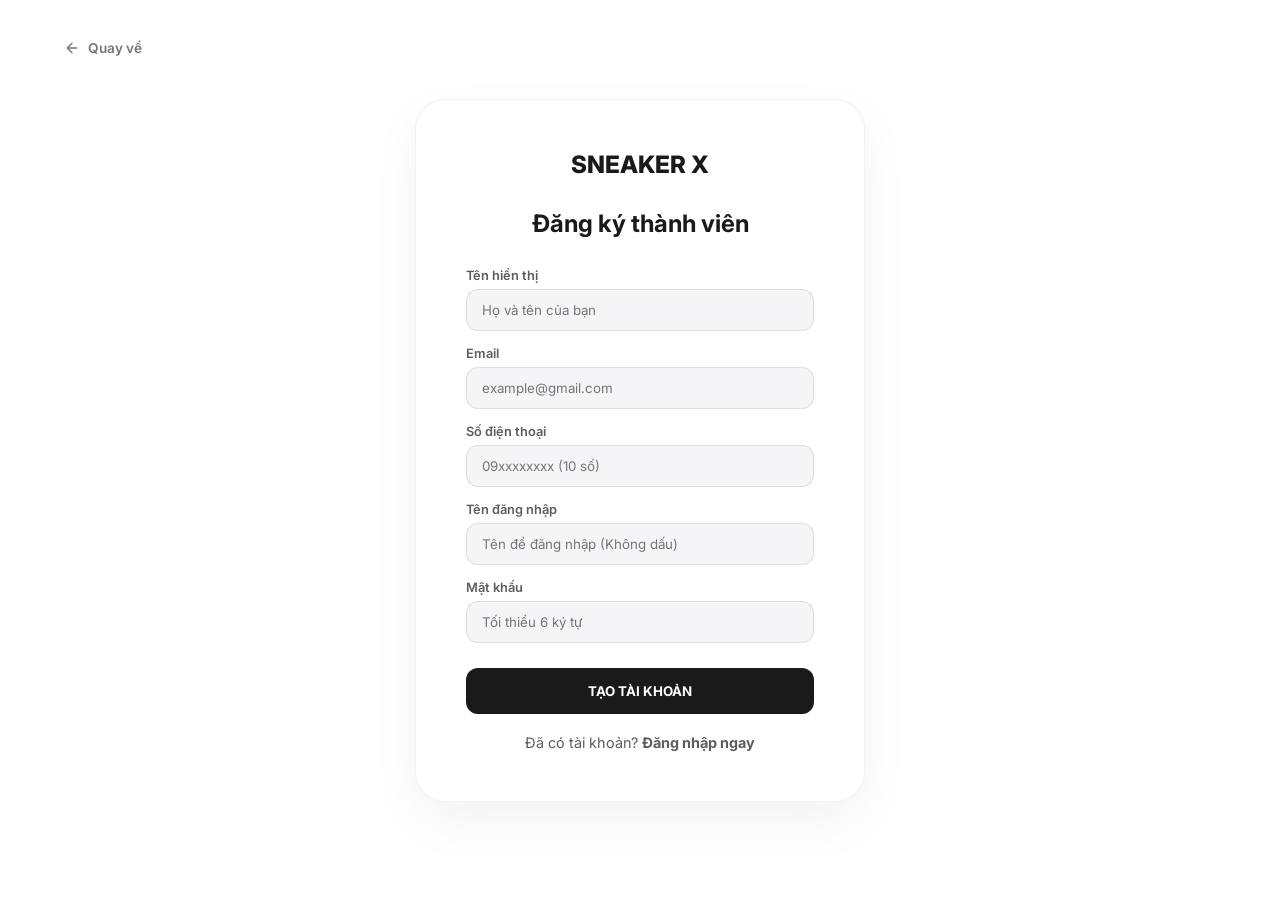
<file: dangKy.html>
<!DOCTYPE html>
<html lang="vi">
<head>
    <meta charset="UTF-8">
    <meta name="viewport" content="width=device-width, initial-scale=1.0">
    <title>SNEAKER X - Đăng ký</title>
    <link rel="stylesheet" href="./dangKy.css">
    <link href="https://fonts.googleapis.com/css2?family=Inter:wght@300;400;600;800&display=swap" rel="stylesheet">
    <script defer src="./main.js"></script>
</head>
<body>
    <a href="index.html" class="btn-back"><svg width="16" height="16" viewBox="0 0 24 24" fill="none" stroke="currentColor" stroke-width="2" stroke-linecap="round" stroke-linejoin="round"><path d="M19 12H5M12 19l-7-7 7-7"/></svg>Quay về</a>

    <div class="auth-card">
        <a href="index.html" class="logo">SNEAKER X</a>
        <h2>Đăng ký thành viên</h2>
        <form id="registerForm" novalidate>
            <div class="form-group"><label>Tên hiển thị</label><input type="text" id="name" placeholder="Họ và tên của bạn"></div>
            <div class="form-group"><label>Email</label><input type="email" id="email" placeholder="example@gmail.com"></div>
            <div class="form-group"><label>Số điện thoại</label><input type="tel" id="phone" placeholder="09xxxxxxxx (10 số)"></div>
            <div class="form-group"><label>Tên đăng nhập</label><input type="text" id="username" placeholder="Tên để đăng nhập (Không dấu)"></div>
            <div class="form-group"><label>Mật khẩu</label><input type="password" id="password" placeholder="Tối thiểu 6 ký tự"></div>
            <button type="submit" class="btn-submit">TẠO TÀI KHOẢN</button>
        </form>
        <div id="message"></div>
        <div class="switch-auth">Đã có tài khoản? <a href="dangNhap.html">Đăng nhập ngay</a></div>
    </div>
</body>
</html>
</file>
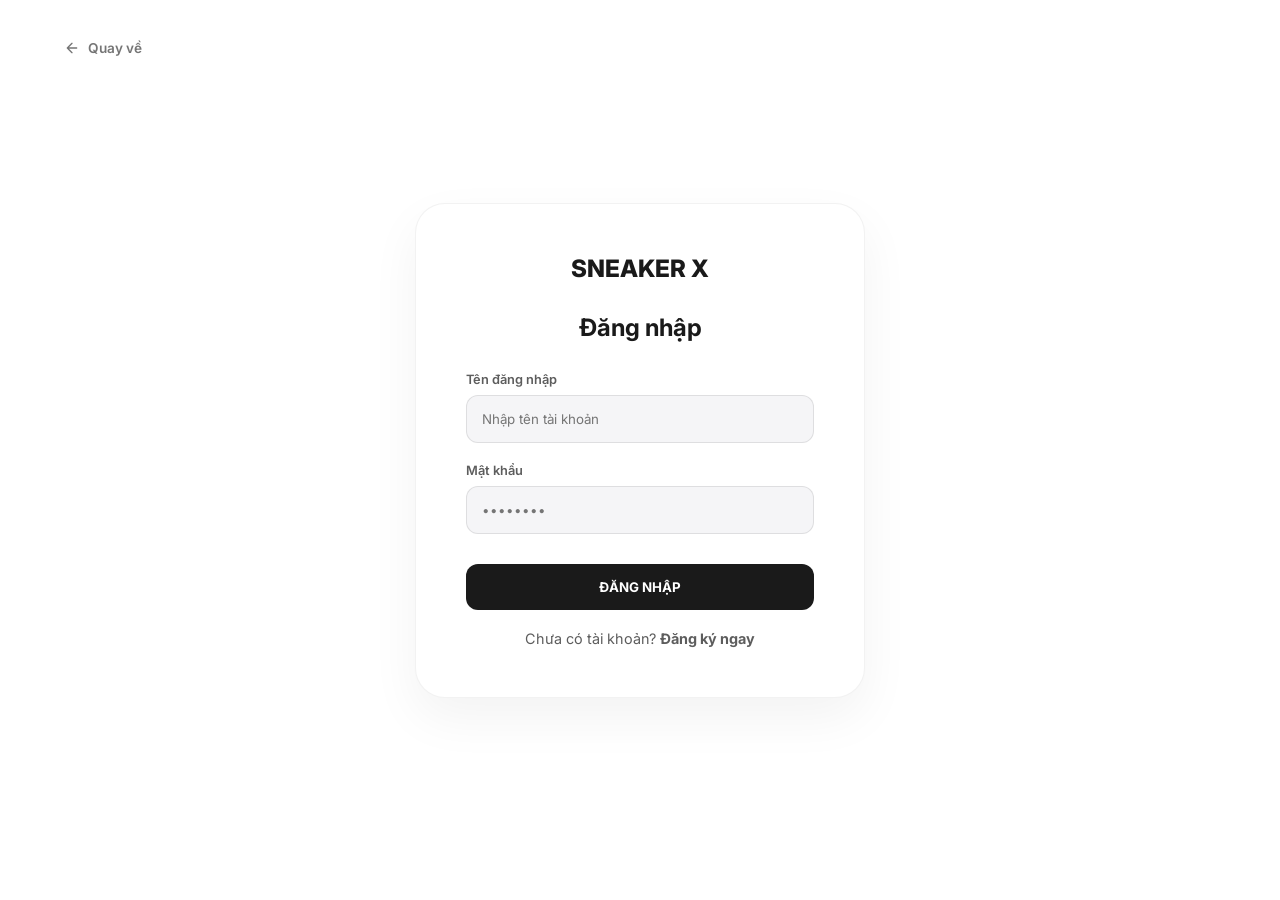
<file: dangNhap.html>
<!DOCTYPE html>
<html lang="vi">
<head>
    <meta charset="UTF-8">
    <meta name="viewport" content="width=device-width, initial-scale=1.0">
    <title>SNEAKER X - Đăng nhập</title>
    <link rel="stylesheet" href="./dangNhap.css">
    <link href="https://fonts.googleapis.com/css2?family=Inter:wght@300;400;600;800&display=swap" rel="stylesheet">
    <script defer src="./main.js"></script>
</head>
<body>
    <a href="index.html" class="btn-back"><svg width="16" height="16" viewBox="0 0 24 24" fill="none" stroke="currentColor" stroke-width="2" stroke-linecap="round" stroke-linejoin="round"><path d="M19 12H5M12 19l-7-7 7-7"/></svg>Quay về</a>

    <div class="auth-card">
        <a href="index.html" class="logo">SNEAKER X</a>
        <h2>Đăng nhập</h2>
        <form id="loginForm" novalidate>
            <div class="form-group"><label>Tên đăng nhập</label><input type="text" id="username" required placeholder="Nhập tên tài khoản"></div>
            <div class="form-group"><label>Mật khẩu</label><input type="password" id="password" required placeholder="••••••••"></div>
            <button type="submit" class="btn-submit">ĐĂNG NHẬP</button>
        </form>
        <div id="message"></div>
        <div class="switch-auth">Chưa có tài khoản? <a href="dangKy.html">Đăng ký ngay</a></div>
    </div>

</body>
</html>
</file>
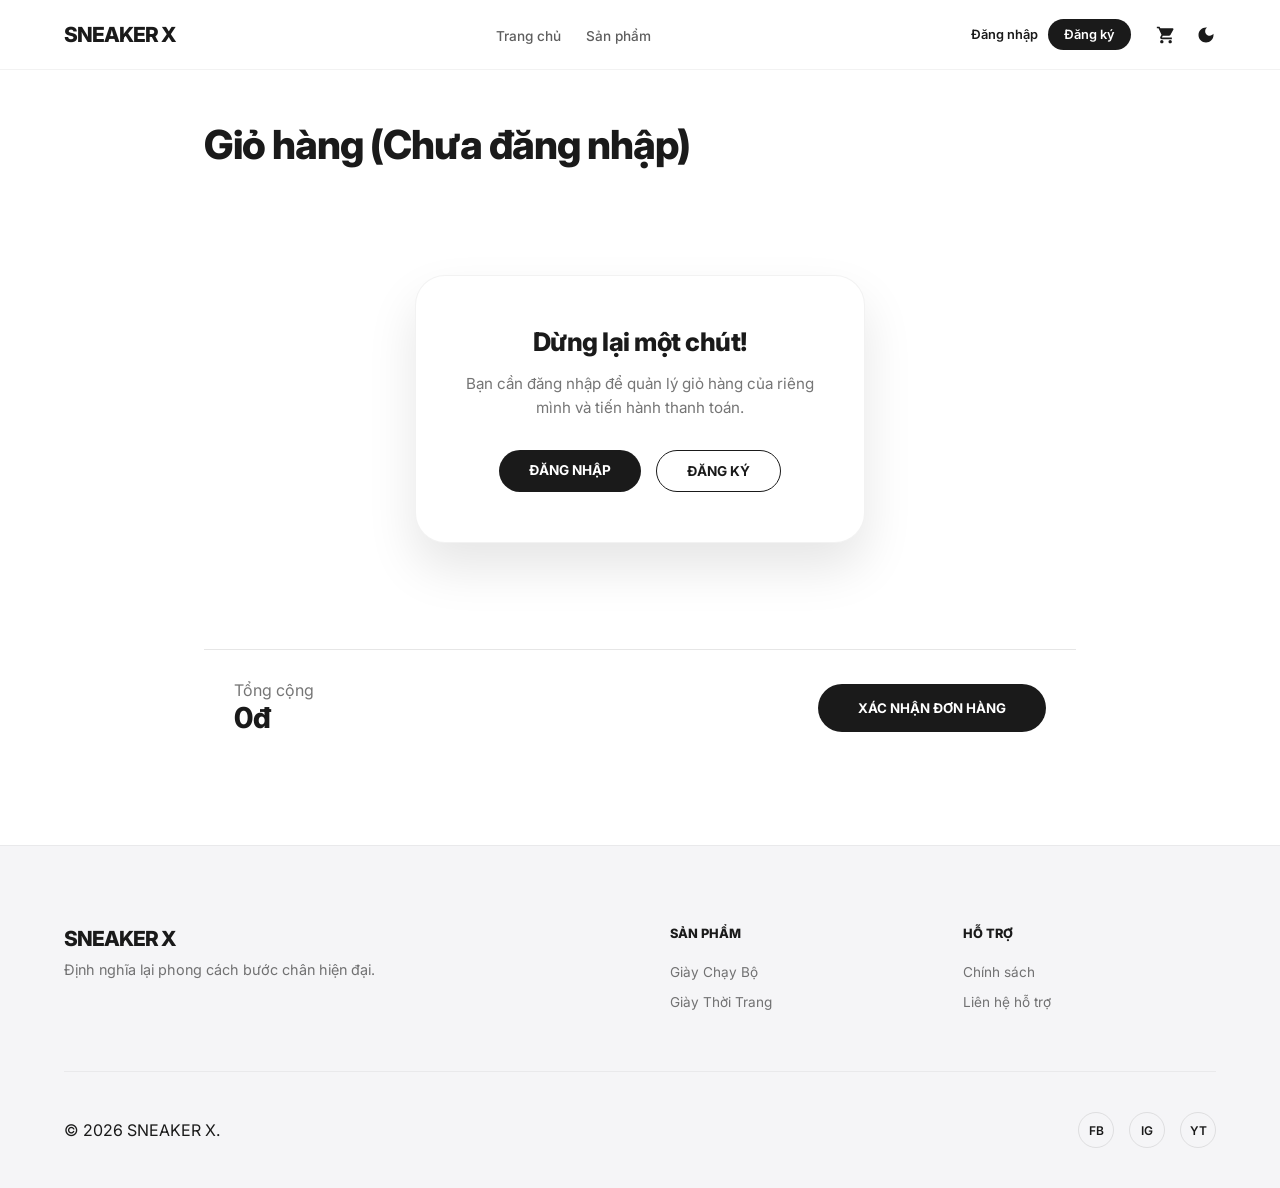
<file: gioHang.html>
<!DOCTYPE html>
<html lang="vi">
<head>
    <meta charset="UTF-8">
    <meta name="viewport" content="width=device-width, initial-scale=1.0">
    <title>SNEAKER X - Giỏ Hàng</title>
    <link rel="stylesheet" href="./gioHang.css">
    <link href="https://fonts.googleapis.com/css2?family=Inter:wght@300;400;500;600;800&display=swap" rel="stylesheet">
    <script defer src="./main.js"></script>
</head>
<body>

    <!-- Header chính với Khung chứa thông tin User (auth-buttons) và Hamburger -->
    <header>
        <a href="index.html" class="logo">SNEAKER X</a>
        <nav>
            <ul>
                <li><a href="index.html">Trang chủ</a></li>
                <li><a href="sanPham.html">Sản phẩm</a></li>
            </ul>
        </nav>
        <div class="header-right">
            <!-- Nơi JavaScript sẽ điền "Xin chào, Tên User" hoặc "Đăng nhập/Đăng ký" -->
            <div class="auth-buttons" id="auth-buttons">
                <!-- Nội dung sẽ được render bởi JS -->
            </div>
            
            <a href="gioHang.html" class="theme-toggle cart-link">
                <svg viewBox="0 0 24 24" width="20" height="20" fill="currentColor"><path d="M7 18c-1.1 0-1.99.9-1.99 2S5.9 22 7 22s2-.9 2-2-.9-2-2-2zM1 2v2h2l3.6 7.59-1.35 2.45c-.16.28-.25.61-.25.96 0 1.1.9 2 2 2h12v-2H7.42c-.14 0-.25-.11-.25-.25l.03-.12.9-1.63h7.45c.75 0 1.41-.41 1.75-1.03l3.58-6.49c.08-.14.12-.31.12-.48 0-.55-.45-1-1-1H5.21l-.94-2H1zm16 16c-1.1 0-1.99.9-1.99 2s.89 2 1.99 2 2-.9 2-2-.9-2-2-2z"/></svg>
            </a>
            <button class="theme-toggle" id="theme-btn">
                <svg class="moon-icon" viewBox="0 0 24 24" width="20" height="20" fill="currentColor"><path d="M12 3c-4.97 0-9 4.03-9 9s4.03 9 9 9 9-4.03 9-9c0-.46-.04-.92-.1-1.36-.98 1.37-2.58 2.26-4.4 2.26-3.03 0-5.5-2.47-5.5-5.5 0-1.82.89-3.42 2.26-4.4-.44-.06-.9-.1-1.36-.1z"/></svg>
                <svg class="sun-icon" viewBox="0 0 24 24" width="20" height="20" fill="currentColor"><path d="M12 7c-2.76 0-5 2.24-5 5s2.24 5 5 5 5-2.24 5-5-2.24-5-5-5zM2 13h2c.55 0 1-.45 1-1s-.45-1-1-1H2c-.55 0-1 .45-1 1s.45 1 1 1zm18 0h2c.55 0 1-.45 1-1s-.45-1-1-1h-2c-.55 0-1 .45-1 1s.45 1 1 1zM11 2v2c0 .55.45 1 1 1s1-.45 1-1V2c0-.55-.45-1-1-1s-1 .45-1 1zm0 18v2c0 .55.45 1 1 1s1-.45 1-1v-2c0-.55-.45-1-1-1s-1 .45-1 1z"/></svg>
            </button>

            <!-- Hamburger Button -->
            <div class="hamburger" id="hamburger-btn">
                <span></span><span></span><span></span>
            </div>
        </div>
    </header>

    <!-- Mobile Menu -->
    <div class="mobile-overlay" id="mobile-overlay"></div>
    <div class="mobile-menu" id="mobile-menu">
        <ul>
            <li><a href="index.html">Trang chủ</a></li>
            <li><a href="sanPham.html">Sản phẩm</a></li>
            <li><a href="gioHang.html">Giỏ hàng</a></li>
        </ul>
        <div class="auth-buttons" id="mobile-auth-buttons">
            <!-- Nội dung Mobile sẽ được render bởi JS -->
        </div>
    </div>

    <main>
        <h1 class="page-title" id="cart-page-title">Giỏ hàng</h1>
        <div class="cart-container">
            <!-- Khu vực hiển thị sản phẩm -->
            <div id="cart-content"></div>
            
            <!-- Lớp mờ ngăn chặn khi chưa đăng nhập -->
            <div id="auth-barrier" class="auth-barrier">
                <div class="auth-card">
                    <h2>Dừng lại một chút!</h2>
                    <p>Bạn cần đăng nhập để quản lý giỏ hàng của riêng mình và tiến hành thanh toán.</p>
                    <div class="auth-btn-group">
                        <a href="dangNhap.html" class="btn-link-auth">ĐĂNG NHẬP</a>
                        <a href="dangKy.html" class="btn-link-auth btn-link-outline">ĐĂNG KÝ</a>
                    </div>
                </div>
            </div>
        </div>

        <div class="cart-summary">
            <div><p class="summary-label">Tổng cộng</p><p class="total-value" id="total-price">0đ</p></div>
            <button class="btn-confirm" id="btn-confirm">XÁC NHẬN ĐƠN HÀNG</button>
        </div>
    </main>

    <footer>
        <div class="footer-container">
            <div class="footer-top">
                <div class="footer-brand"><div class="logo">SNEAKER X</div><p>Định nghĩa lại phong cách bước chân hiện đại.</p></div>
                <div class="footer-links">
                    <div class="footer-col"><h4>SẢN PHẨM</h4><ul><li><a href="sanPham.html">Giày Chạy Bộ</a></li><li><a href="sanPham.html">Giày Thời Trang</a></li></ul></div>
                    <div class="footer-col"><h4>HỖ TRỢ</h4><ul><li><a href="#">Chính sách</a></li><li><a href="#">Liên hệ hỗ trợ</a></li></ul></div>
                </div>
            </div>
            <div class="footer-bottom">
                <div class="copyright">&copy; 2026 SNEAKER X.</div>
                <div class="social-links"><a href="#" class="social-link">FB</a><a href="#" class="social-link">IG</a><a href="#" class="social-link">YT</a></div>
            </div>
        </div>
    </footer>
</body>
</html>
</file>
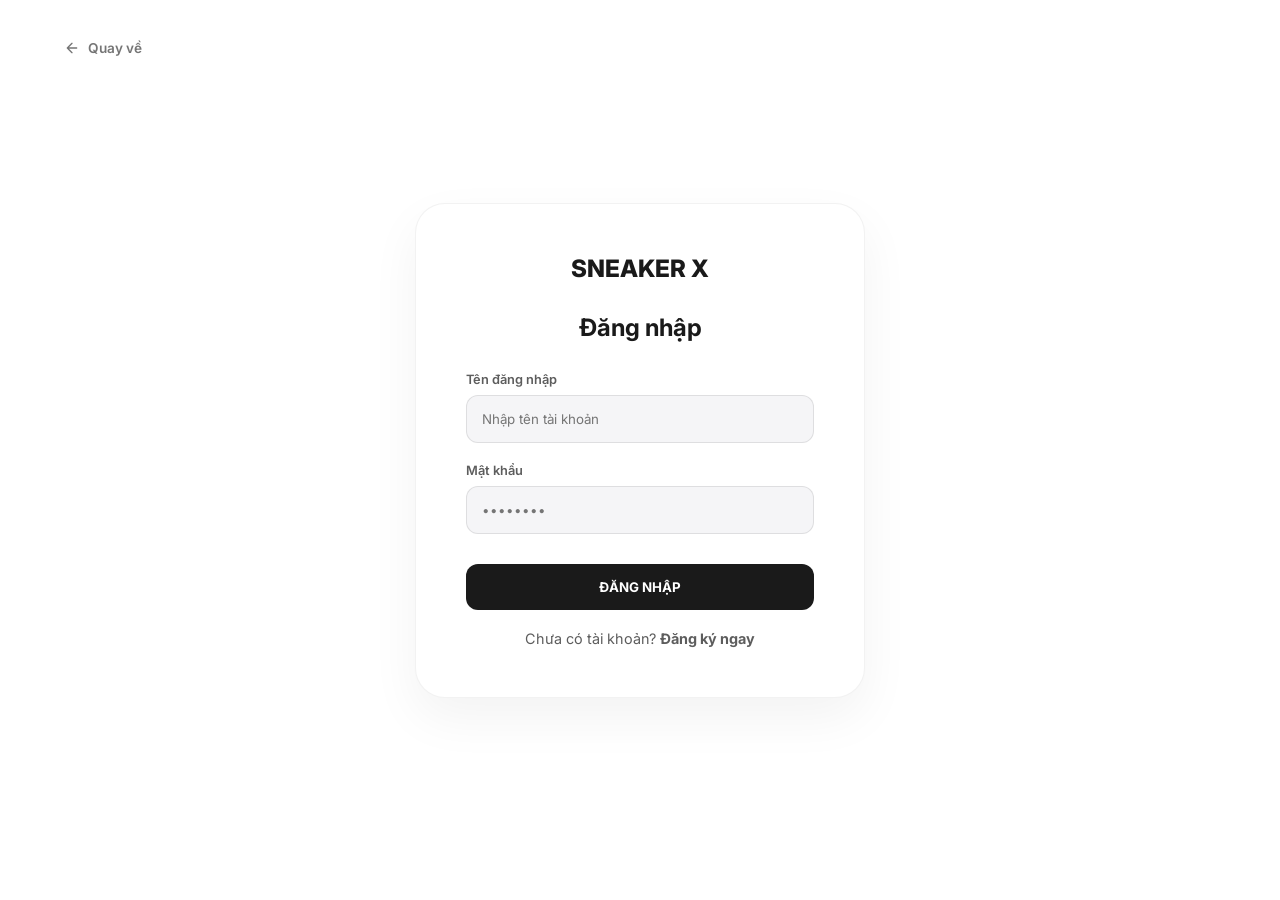
<file: nguoiDung.html>
<!DOCTYPE html>
<html lang="vi">
<head>
    <meta charset="UTF-8">
    <meta name="viewport" content="width=device-width, initial-scale=1.0">
    <title>SNEAKER X - Hồ sơ cá nhân</title>
    <link rel="stylesheet" href="./nguoiDung.css">
    <link href="https://fonts.googleapis.com/css2?family=Inter:wght@300;400;500;600;800&display=swap" rel="stylesheet">
    <script defer src="./main.js"></script>
</head>
<body>

    <header>
        <a href="index.html" class="logo">SNEAKER X</a>
        <nav><ul><li><a href="index.html">Trang chủ</a></li><li><a href="sanPham.html">Sản phẩm</a></li></ul></nav>
        <div class="header-right">
            <div class="auth-buttons" id="auth-buttons">
                <!-- Nội dung sẽ được render bởi JS -->
            </div>
            
            <a href="gioHang.html" class="theme-toggle cart-link">
                <svg viewBox="0 0 24 24" width="20" height="20" fill="currentColor"><path d="M7 18c-1.1 0-1.99.9-1.99 2S5.9 22 7 22s2-.9 2-2-.9-2-2-2zM1 2v2h2l3.6 7.59-1.35 2.45c-.16.28-.25.61-.25.96 0 1.1.9 2 2 2h12v-2H7.42c-.14 0-.25-.11-.25-.25l.03-.12.9-1.63h7.45c.75 0 1.41-.41 1.75-1.03l3.58-6.49c.08-.14.12-.31.12-.48 0-.55-.45-1-1-1H5.21l-.94-2H1zm16 16c-1.1 0-1.99.9-1.99 2s.89 2 1.99 2 2-.9 2-2-.9-2-2-2z"/></svg>
            </a>
            
            <button class="theme-toggle" id="theme-btn">
                <svg class="moon-icon" viewBox="0 0 24 24" width="20" height="20" fill="currentColor"><path d="M12 3c-4.97 0-9 4.03-9 9s4.03 9 9 9 9-4.03 9-9c0-.46-.04-.92-.1-1.36-.98 1.37-2.58 2.26-4.4 2.26-3.03 0-5.5-2.47-5.5-5.5 0-1.82.89-3.42 2.26-4.4-.44-.06-.9-.1-1.36-.1z"/></svg>
                <svg class="sun-icon" viewBox="0 0 24 24" width="20" height="20" fill="currentColor"><path d="M12 7c-2.76 0-5 2.24-5 5s2.24 5 5 5 5-2.24 5-5-2.24-5-5-5zM2 13h2c.55 0 1-.45 1-1s-.45-1-1-1H2c-.55 0-1 .45-1 1s.45 1 1 1zm18 0h2c.55 0 1-.45 1-1s-.45-1-1-1h-2c-.55 0-1 .45-1 1s.45 1 1 1zM11 2v2c0 .55.45 1 1 1s1-.45 1-1V2c0-.55-.45-1-1-1s-1 .45-1 1zm0 18v2c0 .55.45 1 1 1s1-.45 1-1v-2c0-.55-.45-1-1-1s-1 .45-1 1z"/></svg>
            </button>

            <div class="hamburger" id="hamburger-btn">
                <span></span><span></span><span></span>
            </div>
        </div>
    </header>

    <div class="mobile-overlay" id="mobile-overlay"></div>
    <div class="mobile-menu" id="mobile-menu">
        <ul>
            <li><a href="index.html">Trang chủ</a></li>
            <li><a href="sanPham.html">Sản phẩm</a></li>
            <li><a href="gioHang.html">Giỏ hàng</a></li>
        </ul>
        <div class="auth-buttons" id="mobile-auth-buttons">
            <!-- Nội dung sẽ được render bởi JS -->
        </div>
    </div>

    <main>
        <!-- PROFILE SECTION CƠ BẢN -->
        <h1 class="page-title">Hồ sơ cá nhân</h1>
        <p class="page-desc">Quản lý thông tin bảo mật và các thiết lập tài khoản của bạn.</p>

        <section>
            <div id="msg-box"></div>
            <form id="profileForm" novalidate>
                <div class="form-grid">
                    <div class="form-group full-width"><label>Tên đăng nhập</label><input type="text" id="username" disabled></div>
                    <div class="form-group"><label>Họ và tên</label><input type="text" id="name" required></div>
                    <div class="form-group"><label>Số điện thoại</label><input type="tel" id="phone" required placeholder="09xxxxxxxx"></div>
                    <div class="form-group full-width"><label>Email</label><input type="email" id="email" required></div>
                </div>
                <div class="btn-group">
                    <button type="submit" class="btn-save">LƯU THAY ĐỔI</button>
                </div>
            </form>
        </section>

        <!-- KHU VỰC QUẢN LÝ USER CỦA ADMIN -->
        <section id="admin-panel">
            <h2 class="admin-title">Quản lý Thành viên</h2>
            <div class="user-grid" id="admin-user-grid">
                <!-- Nội dung render qua JS -->
            </div>
        </section>

        <!-- KHU VỰC QUẢN LÝ ĐẶT LỊCH CỦA ADMIN -->
        <section id="admin-booking-panel">
            <h2 class="booking-title">Quản lý Lịch Tư Vấn</h2>
            <div class="booking-grid" id="admin-booking-grid">
                <!-- Nội dung render qua JS -->
            </div>
        </section>
    </main>

    <!-- Modal sửa User cho Admin -->
    <div id="admin-modal" class="admin-modal">
        <div class="modal-box">
            <h3>Sửa thông tin</h3>
            <div class="form-group"><label>Tên</label><input type="text" id="edit-name"></div>
            <div class="form-group"><label>SĐT</label><input type="text" id="edit-phone"></div>
            <div class="form-group"><label>Email</label><input type="text" id="edit-email"></div>
            <div class="btn-group btn-group-right">
                <button onclick="closeAdminModal()" class="btn-sm btn-edit">HỦY</button>
                <button onclick="saveAdminEdit()" class="btn-sm btn-save btn-save-modal">LƯU</button>
            </div>
        </div>
    </div>

    <footer>
        <div class="footer-container">
            <div class="footer-top">
                <div class="footer-brand"><div class="logo">SNEAKER X</div><p>Định nghĩa lại phong cách bước chân hiện đại.</p></div>
                <div class="footer-links">
                    <div class="footer-col"><h4>SẢN PHẨM</h4><ul><li><a href="sanPham.html">Cửa hàng</a></li></ul></div>
                    <div class="footer-col"><h4>HỖ TRỢ</h4><ul><li><a href="#">Chính sách</a></li><li><a href="#">Liên hệ hỗ trợ</a></li></ul></div>
                </div>
            </div>
            <div class="footer-bottom">
                <div class="copyright">&copy; 2026 SNEAKER X.</div>
                <div class="social-links"><a href="#" class="social-link">FB</a><a href="#" class="social-link">IG</a><a href="#" class="social-link">YT</a></div>
            </div>
        </div>
    </footer>

</body>
</html>
</file>
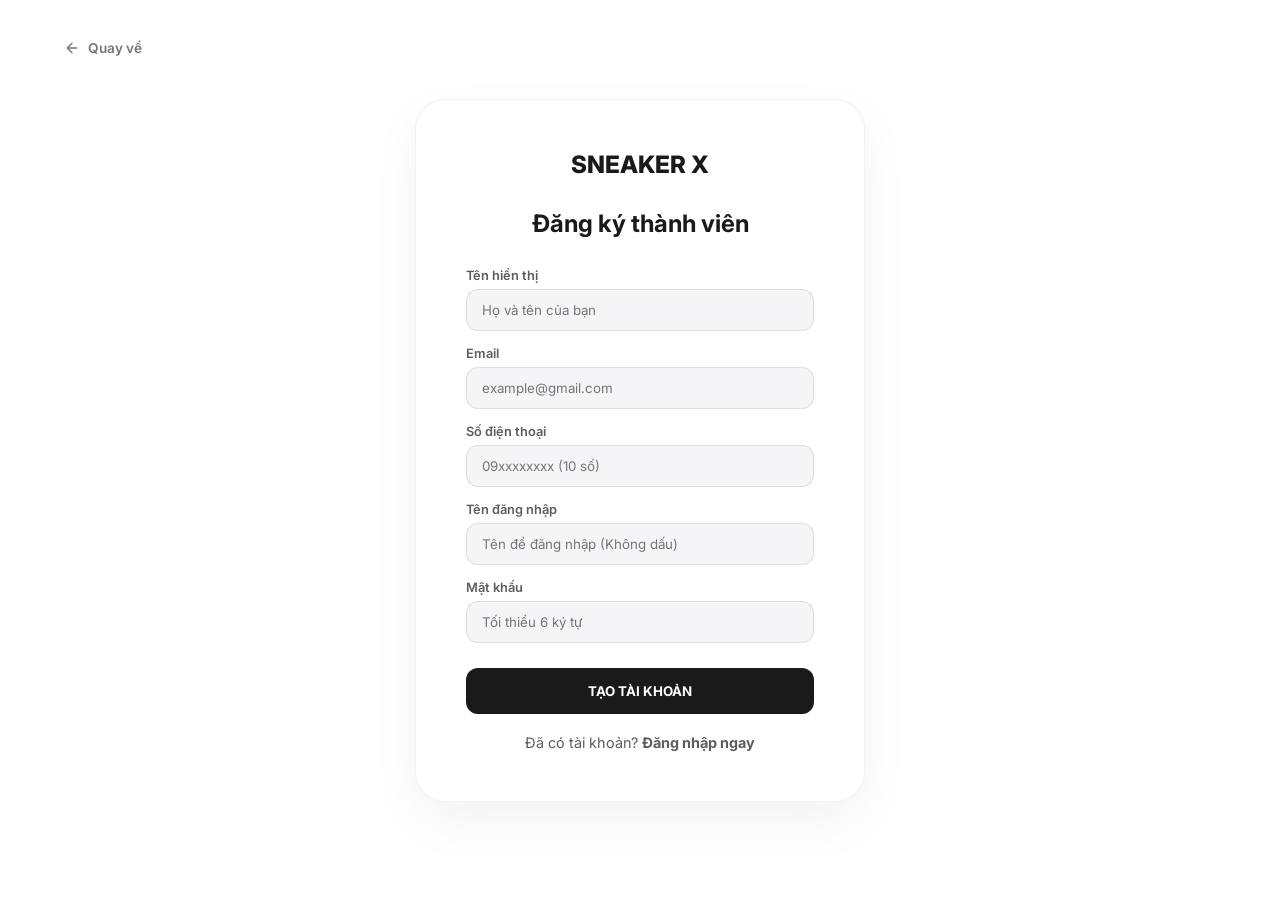
<file: pages/dangKy.html>
<!DOCTYPE html>
<html lang="vi">
<head>
    <meta charset="UTF-8">
    <meta name="viewport" content="width=device-width, initial-scale=1.0">
    <title>SNEAKER X - Đăng ký</title>
    <link rel="stylesheet" href="../asset/CSS/dangKy.css">
    <link href="https://fonts.googleapis.com/css2?family=Inter:wght@300;400;600;800&display=swap" rel="stylesheet">
    <script defer src="../asset/JS/main.js"></script>
</head>
<body>
    <a href="../index.html" class="btn-back"><svg width="16" height="16" viewBox="0 0 24 24" fill="none" stroke="currentColor" stroke-width="2" stroke-linecap="round" stroke-linejoin="round"><path d="M19 12H5M12 19l-7-7 7-7"/></svg>Quay về</a>

    <div class="auth-card">
        <a href="../index.html" class="logo">SNEAKER X</a>
        <h2>Đăng ký thành viên</h2>
        <form id="registerForm" novalidate>
            <div class="form-group"><label>Tên hiển thị</label><input type="text" id="name" placeholder="Họ và tên của bạn"></div>
            <div class="form-group"><label>Email</label><input type="email" id="email" placeholder="example@gmail.com"></div>
            <div class="form-group"><label>Số điện thoại</label><input type="tel" id="phone" placeholder="09xxxxxxxx (10 số)"></div>
            <div class="form-group"><label>Tên đăng nhập</label><input type="text" id="username" placeholder="Tên để đăng nhập (Không dấu)"></div>
            <div class="form-group"><label>Mật khẩu</label><input type="password" id="password" placeholder="Tối thiểu 6 ký tự"></div>
            <button type="submit" class="btn-submit">TẠO TÀI KHOẢN</button>
        </form>
        <div id="message"></div>
        <div class="switch-auth">Đã có tài khoản? <a href="../pages/dangNhap.html">Đăng nhập ngay</a></div>
    </div>
</body>
</html>
</file>
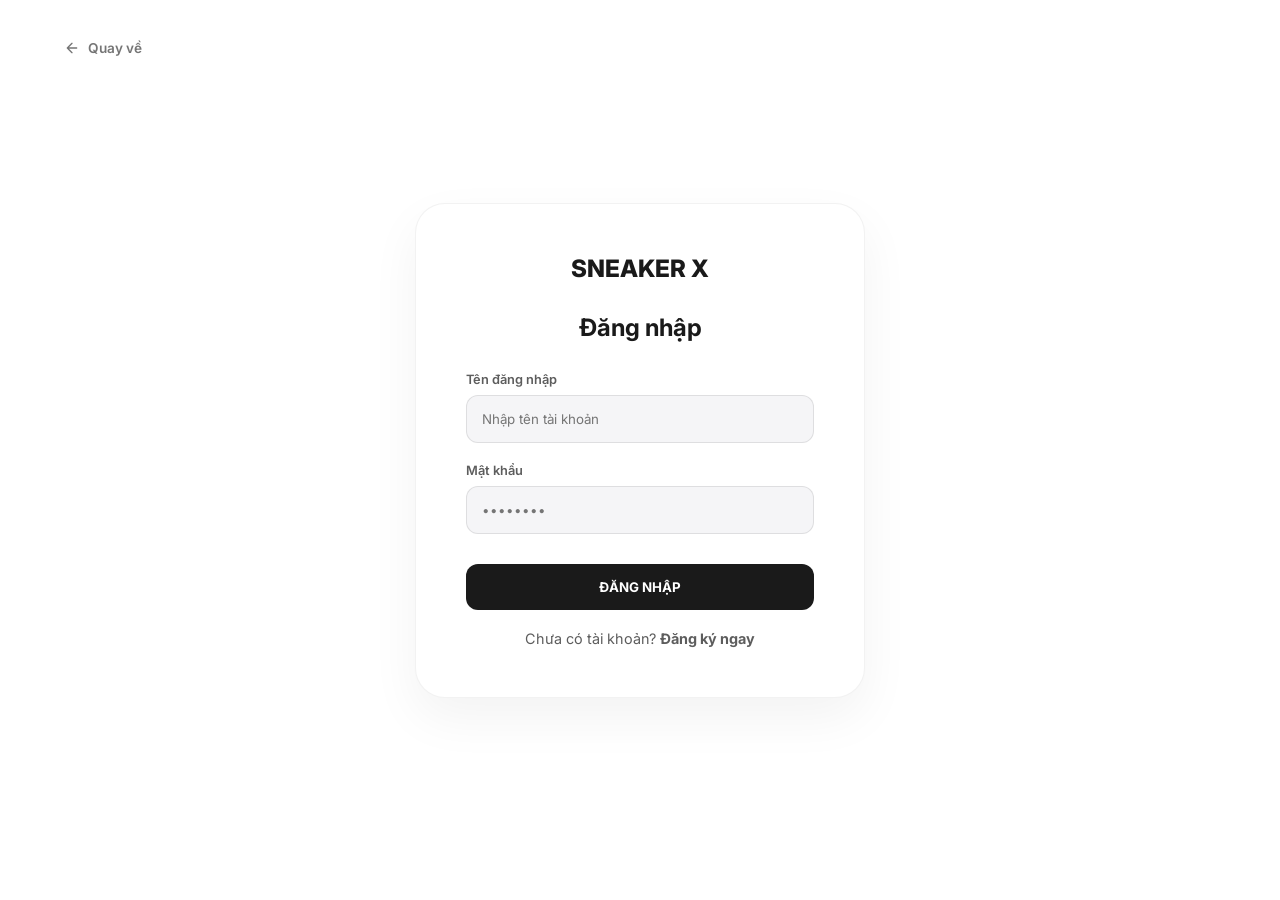
<file: pages/dangNhap.html>
<!DOCTYPE html>
<html lang="vi">
<head>
    <meta charset="UTF-8">
    <meta name="viewport" content="width=device-width, initial-scale=1.0">
    <title>SNEAKER X - Đăng nhập</title>
    <link rel="stylesheet" href="../asset/CSS/dangNhap.css">
    <link href="https://fonts.googleapis.com/css2?family=Inter:wght@300;400;600;800&display=swap" rel="stylesheet">
    <script defer src="../asset/JS/main.js"></script>
</head>
<body>
    <a href="../index.html" class="btn-back"><svg width="16" height="16" viewBox="0 0 24 24" fill="none" stroke="currentColor" stroke-width="2" stroke-linecap="round" stroke-linejoin="round"><path d="M19 12H5M12 19l-7-7 7-7"/></svg>Quay về</a>

    <div class="auth-card">
        <a href="../index.html" class="logo">SNEAKER X</a>
        <h2>Đăng nhập</h2>
        <form id="loginForm" novalidate>
            <div class="form-group"><label>Tên đăng nhập</label><input type="text" id="username" required placeholder="Nhập tên tài khoản"></div>
            <div class="form-group"><label>Mật khẩu</label><input type="password" id="password" required placeholder="••••••••"></div>
            <button type="submit" class="btn-submit">ĐĂNG NHẬP</button>
        </form>
        <div id="message"></div>
        <div class="switch-auth">Chưa có tài khoản? <a href="../pages/dangKy.html">Đăng ký ngay</a></div>
    </div>

</body>
</html>
</file>
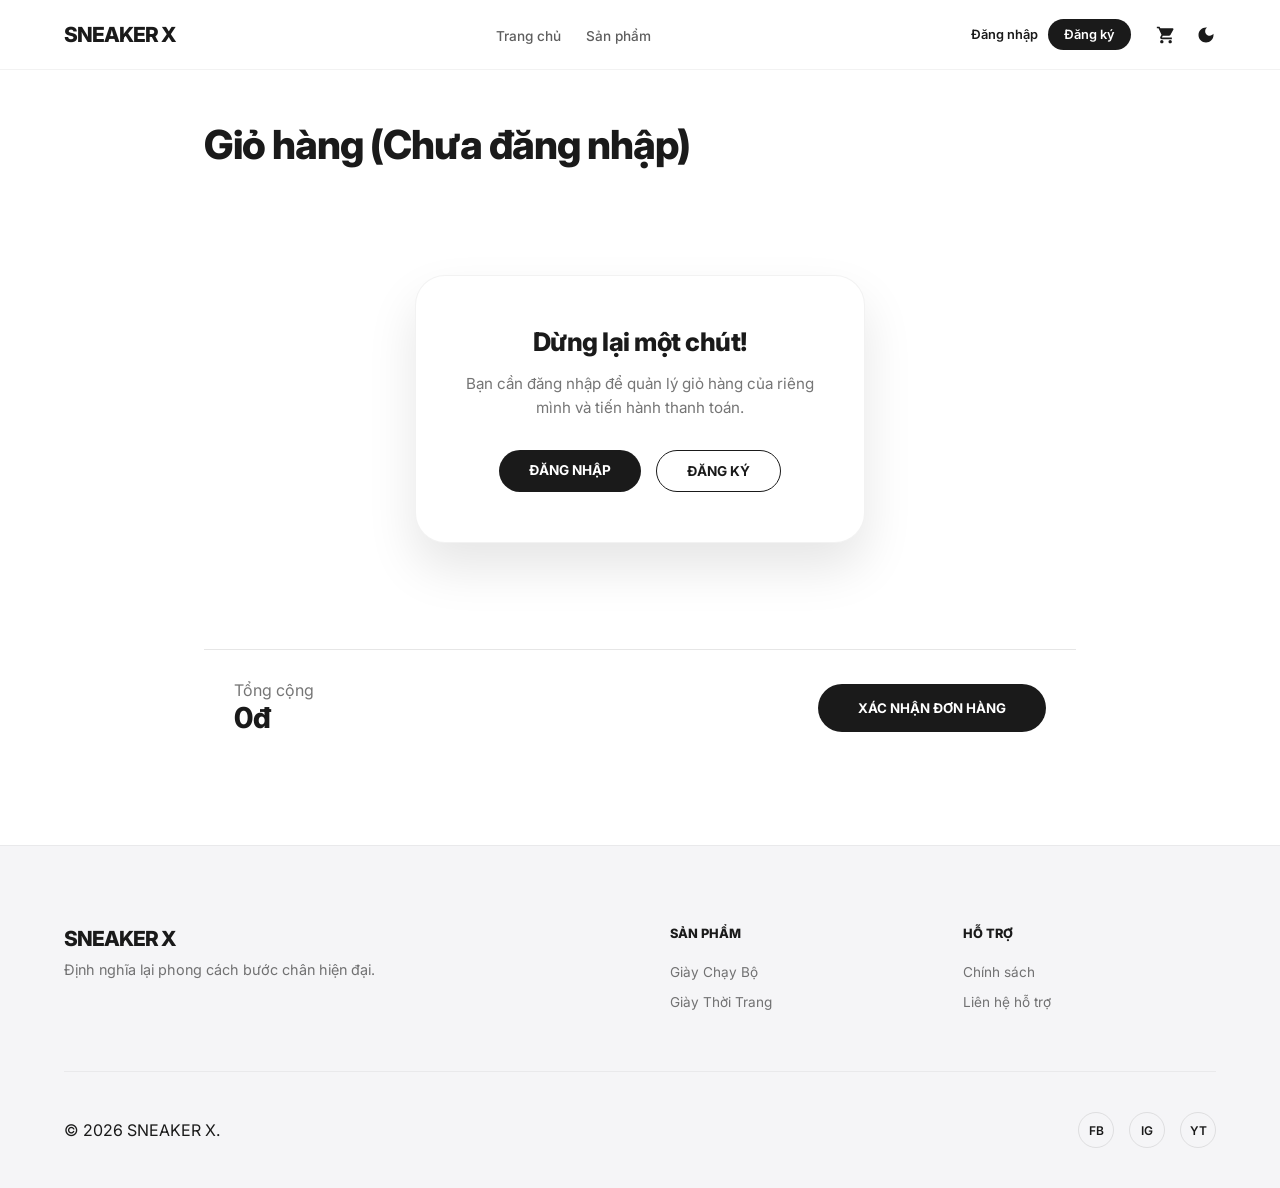
<file: pages/gioHang.html>
<!DOCTYPE html>
<html lang="vi">
<head>
    <meta charset="UTF-8">
    <meta name="viewport" content="width=device-width, initial-scale=1.0">
    <title>SNEAKER X - Giỏ Hàng</title>
    <link rel="stylesheet" href="../asset/CSS/gioHang.css">
    <link href="https://fonts.googleapis.com/css2?family=Inter:wght@300;400;500;600;800&display=swap" rel="stylesheet">
    <script defer src="../asset/JS/main.js"></script>
</head>
<body>

    <!-- Header chính với Khung chứa thông tin User (auth-buttons) và Hamburger -->
    <header>
        <a href="../index.html" class="logo">SNEAKER X</a>
        <nav>
            <ul>
                <li><a href="../index.html">Trang chủ</a></li>
                <li><a href="../pages/sanPham.html">Sản phẩm</a></li>
            </ul>
        </nav>
        <div class="header-right">
            <!-- Nơi JavaScript sẽ điền "Xin chào, Tên User" hoặc "Đăng nhập/Đăng ký" -->
            <div class="auth-buttons" id="auth-buttons">
                <!-- Nội dung sẽ được render bởi JS -->
            </div>

            <a href="../pages/gioHang.html" class="theme-toggle cart-link">
                <svg viewBox="0 0 24 24" width="20" height="20" fill="currentColor"><path d="M7 18c-1.1 0-1.99.9-1.99 2S5.9 22 7 22s2-.9 2-2-.9-2-2-2zM1 2v2h2l3.6 7.59-1.35 2.45c-.16.28-.25.61-.25.96 0 1.1.9 2 2 2h12v-2H7.42c-.14 0-.25-.11-.25-.25l.03-.12.9-1.63h7.45c.75 0 1.41-.41 1.75-1.03l3.58-6.49c.08-.14.12-.31.12-.48 0-.55-.45-1-1-1H5.21l-.94-2H1zm16 16c-1.1 0-1.99.9-1.99 2s.89 2 1.99 2 2-.9 2-2-.9-2-2-2z"/></svg>
            </a>
            <button class="theme-toggle" id="theme-btn">
                <svg class="moon-icon" viewBox="0 0 24 24" width="20" height="20" fill="currentColor"><path d="M12 3c-4.97 0-9 4.03-9 9s4.03 9 9 9 9-4.03 9-9c0-.46-.04-.92-.1-1.36-.98 1.37-2.58 2.26-4.4 2.26-3.03 0-5.5-2.47-5.5-5.5 0-1.82.89-3.42 2.26-4.4-.44-.06-.9-.1-1.36-.1z"/></svg>
                <svg class="sun-icon" viewBox="0 0 24 24" width="20" height="20" fill="currentColor"><path d="M12 7c-2.76 0-5 2.24-5 5s2.24 5 5 5 5-2.24 5-5-2.24-5-5-5zM2 13h2c.55 0 1-.45 1-1s-.45-1-1-1H2c-.55 0-1 .45-1 1s.45 1 1 1zm18 0h2c.55 0 1-.45 1-1s-.45-1-1-1h-2c-.55 0-1 .45-1 1s.45 1 1 1zM11 2v2c0 .55.45 1 1 1s1-.45 1-1V2c0-.55-.45-1-1-1s-1 .45-1 1zm0 18v2c0 .55.45 1 1 1s1-.45 1-1v-2c0-.55-.45-1-1-1s-1 .45-1 1z"/></svg>
            </button>

            <!-- Hamburger Button -->
            <div class="hamburger" id="hamburger-btn">
                <span></span><span></span><span></span>
            </div>
        </div>
    </header>

    <!-- Mobile Menu -->
    <div class="mobile-overlay" id="mobile-overlay"></div>
    <div class="mobile-menu" id="mobile-menu">
        <ul>
            <li><a href="../index.html">Trang chủ</a></li>
            <li><a href="../pages/sanPham.html">Sản phẩm</a></li>
            <li><a href="../pages/gioHang.html">Giỏ hàng</a></li>
        </ul>
        <div class="auth-buttons" id="mobile-auth-buttons">
            <!-- Nội dung Mobile sẽ được render bởi JS -->
        </div>
    </div>

    <main>
        <h1 class="page-title" id="cart-page-title">Giỏ hàng</h1>
        <div class="cart-container">
            <!-- Khu vực hiển thị sản phẩm -->
            <div id="cart-content"></div>
            
            <!-- Lớp mờ ngăn chặn khi chưa đăng nhập -->
            <div id="auth-barrier" class="auth-barrier">
                <div class="auth-card">
                    <h2>Dừng lại một chút!</h2>
                    <p>Bạn cần đăng nhập để quản lý giỏ hàng của riêng mình và tiến hành thanh toán.</p>
                    <div class="auth-btn-group">
                        <a href="../pages/dangNhap.html" class="btn-link-auth">ĐĂNG NHẬP</a>
                        <a href="../pages/dangKy.html" class="btn-link-auth btn-link-outline">ĐĂNG KÝ</a>
                    </div>
                </div>
            </div>
        </div>

        <div class="cart-summary">
            <div><p class="summary-label">Tổng cộng</p><p class="total-value" id="total-price">0đ</p></div>
            <button class="btn-confirm" id="btn-confirm">XÁC NHẬN ĐƠN HÀNG</button>
        </div>
    </main>

    <footer>
        <div class="footer-container">
            <div class="footer-top">
                <div class="footer-brand"><div class="logo">SNEAKER X</div><p>Định nghĩa lại phong cách bước chân hiện đại.</p></div>
                <div class="footer-links">
                    <div class="footer-col"><h4>SẢN PHẨM</h4><ul><li><a href="../pages/sanPham.html">Giày Chạy Bộ</a></li><li><a href="../pages/sanPham.html">Giày Thời Trang</a></li></ul></div>
                    <div class="footer-col"><h4>HỖ TRỢ</h4><ul><li><a href="#">Chính sách</a></li><li><a href="#">Liên hệ hỗ trợ</a></li></ul></div>
                </div>
            </div>
            <div class="footer-bottom">
                <div class="copyright">&copy; 2026 SNEAKER X.</div>
                <div class="social-links"><a href="#" class="social-link">FB</a><a href="#" class="social-link">IG</a><a href="#" class="social-link">YT</a></div>
            </div>
        </div>
    </footer>
</body>
</html>
</file>
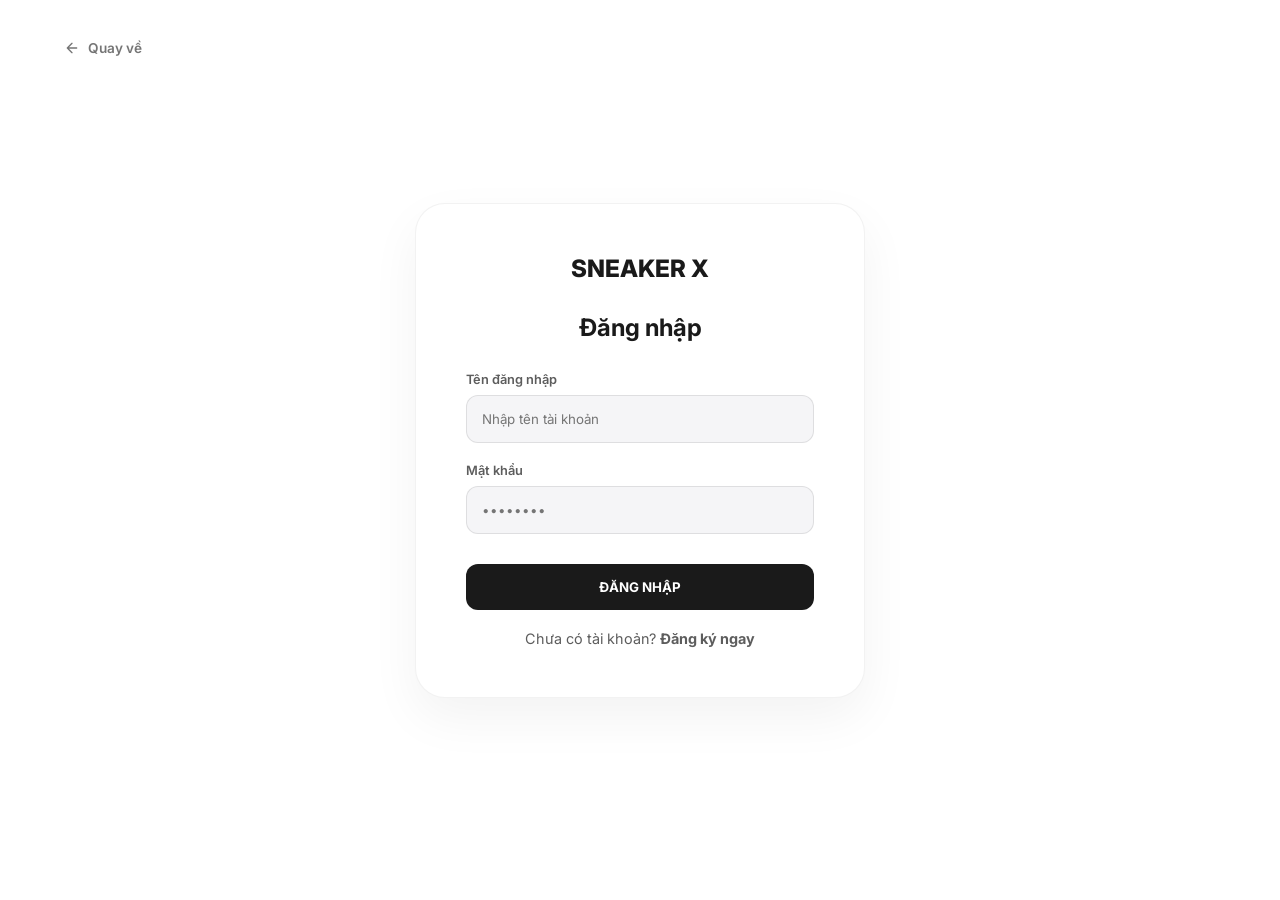
<file: pages/nguoiDung.html>
<!DOCTYPE html>
<html lang="vi">
<head>
    <meta charset="UTF-8">
    <meta name="viewport" content="width=device-width, initial-scale=1.0">
    <title>SNEAKER X - Hồ sơ cá nhân</title>
    <link rel="stylesheet" href="../asset/CSS/nguoiDung.css">
    <link href="https://fonts.googleapis.com/css2?family=Inter:wght@300;400;500;600;800&display=swap" rel="stylesheet">
    <script defer src="../asset/JS/main.js"></script>
</head>
<body>

    <header>
        <a href="../index.html" class="logo">SNEAKER X</a>
        <nav><ul><li><a href="../index.html">Trang chủ</a></li><li><a href="../pages/sanPham.html">Sản phẩm</a></li></ul></nav>
        <div class="header-right">
            <div class="auth-buttons" id="auth-buttons">
                <!-- Nội dung sẽ được render bởi JS -->
            </div>

            <a href="../pages/gioHang.html" class="theme-toggle cart-link">
                <svg viewBox="0 0 24 24" width="20" height="20" fill="currentColor"><path d="M7 18c-1.1 0-1.99.9-1.99 2S5.9 22 7 22s2-.9 2-2-.9-2-2-2zM1 2v2h2l3.6 7.59-1.35 2.45c-.16.28-.25.61-.25.96 0 1.1.9 2 2 2h12v-2H7.42c-.14 0-.25-.11-.25-.25l.03-.12.9-1.63h7.45c.75 0 1.41-.41 1.75-1.03l3.58-6.49c.08-.14.12-.31.12-.48 0-.55-.45-1-1-1H5.21l-.94-2H1zm16 16c-1.1 0-1.99.9-1.99 2s.89 2 1.99 2 2-.9 2-2-.9-2-2-2z"/></svg>
            </a>
            
            <button class="theme-toggle" id="theme-btn">
                <svg class="moon-icon" viewBox="0 0 24 24" width="20" height="20" fill="currentColor"><path d="M12 3c-4.97 0-9 4.03-9 9s4.03 9 9 9 9-4.03 9-9c0-.46-.04-.92-.1-1.36-.98 1.37-2.58 2.26-4.4 2.26-3.03 0-5.5-2.47-5.5-5.5 0-1.82.89-3.42 2.26-4.4-.44-.06-.9-.1-1.36-.1z"/></svg>
                <svg class="sun-icon" viewBox="0 0 24 24" width="20" height="20" fill="currentColor"><path d="M12 7c-2.76 0-5 2.24-5 5s2.24 5 5 5 5-2.24 5-5-2.24-5-5-5zM2 13h2c.55 0 1-.45 1-1s-.45-1-1-1H2c-.55 0-1 .45-1 1s.45 1 1 1zm18 0h2c.55 0 1-.45 1-1s-.45-1-1-1h-2c-.55 0-1 .45-1 1s.45 1 1 1zM11 2v2c0 .55.45 1 1 1s1-.45 1-1V2c0-.55-.45-1-1-1s-1 .45-1 1zm0 18v2c0 .55.45 1 1 1s1-.45 1-1v-2c0-.55-.45-1-1-1s-1 .45-1 1z"/></svg>
            </button>

            <div class="hamburger" id="hamburger-btn">
                <span></span><span></span><span></span>
            </div>
        </div>
    </header>

    <div class="mobile-overlay" id="mobile-overlay"></div>
    <div class="mobile-menu" id="mobile-menu">
        <ul>
            <li><a href="../index.html">Trang chủ</a></li>
            <li><a href="../pages/sanPham.html">Sản phẩm</a></li>
            <li><a href="../pages/gioHang.html">Giỏ hàng</a></li>
        </ul>
        <div class="auth-buttons" id="mobile-auth-buttons">
            <!-- Nội dung sẽ được render bởi JS -->
        </div>
    </div>

    <main>
        <!-- PROFILE SECTION CƠ BẢN -->
        <h1 class="page-title">Hồ sơ cá nhân</h1>
        <p class="page-desc">Quản lý thông tin bảo mật và các thiết lập tài khoản của bạn.</p>

        <section>
            <div id="msg-box"></div>
            <form id="profileForm" novalidate>
                <div class="form-grid">
                    <div class="form-group full-width"><label>Tên đăng nhập</label><input type="text" id="username" disabled></div>
                    <div class="form-group"><label>Họ và tên</label><input type="text" id="name" required></div>
                    <div class="form-group"><label>Số điện thoại</label><input type="tel" id="phone" required placeholder="09xxxxxxxx"></div>
                    <div class="form-group full-width"><label>Email</label><input type="email" id="email" required></div>
                </div>
                <div class="btn-group">
                    <button type="submit" class="btn-save">LƯU THAY ĐỔI</button>
                </div>
            </form>
        </section>

        <!-- KHU VỰC QUẢN LÝ USER CỦA ADMIN -->
        <section id="admin-panel">
            <h2 class="admin-title">Quản lý Thành viên</h2>
            <div class="user-grid" id="admin-user-grid">
                <!-- Nội dung render qua JS -->
            </div>
        </section>

        <!-- KHU VỰC QUẢN LÝ ĐẶT LỊCH CỦA ADMIN -->
        <section id="admin-booking-panel">
            <h2 class="booking-title">Quản lý Lịch Tư Vấn</h2>
            <div class="booking-grid" id="admin-booking-grid">
                <!-- Nội dung render qua JS -->
            </div>
        </section>
    </main>

    <!-- Modal sửa User cho Admin -->
    <div id="admin-modal" class="admin-modal">
        <div class="modal-box">
            <h3>Sửa thông tin</h3>
            <div class="form-group"><label>Tên</label><input type="text" id="edit-name"></div>
            <div class="form-group"><label>SĐT</label><input type="text" id="edit-phone"></div>
            <div class="form-group"><label>Email</label><input type="text" id="edit-email"></div>
            <div class="btn-group btn-group-right">
                <button onclick="closeAdminModal()" class="btn-sm btn-edit">HỦY</button>
                <button onclick="saveAdminEdit()" class="btn-sm btn-save btn-save-modal">LƯU</button>
            </div>
        </div>
    </div>

    <footer>
        <div class="footer-container">
            <div class="footer-top">
                <div class="footer-brand"><div class="logo">SNEAKER X</div><p>Định nghĩa lại phong cách bước chân hiện đại.</p></div>
                <div class="footer-links">
                    <div class="footer-col"><h4>SẢN PHẨM</h4><ul><li><a href="../pages/sanPham.html">Cửa hàng</a></li></ul></div>
                    <div class="footer-col"><h4>HỖ TRỢ</h4><ul><li><a href="#">Chính sách</a></li><li><a href="#">Liên hệ hỗ trợ</a></li></ul></div>
                </div>
            </div>
            <div class="footer-bottom">
                <div class="copyright">&copy; 2026 SNEAKER X.</div>
                <div class="social-links"><a href="#" class="social-link">FB</a><a href="#" class="social-link">IG</a><a href="#" class="social-link">YT</a></div>
            </div>
        </div>
    </footer>

</body>
</html>
</file>
<file: dangKy.css>
:root { 
    --bg-color: #ffffff; 
    --text-color: #1a1a1a; 
    --secondary-bg: #f5f5f7; 
}

[data-theme="dark"] { 
    --bg-color: #050505; 
    --text-color: #f5f5f7; 
    --secondary-bg: #151515; 
}

* { 
    margin: 0; 
    padding: 0; 
    box-sizing: border-box; 
    font-family: 'Inter', sans-serif; 
}

body { 
    background: var(--bg-color); 
    color: var(--text-color); 
    display: flex; 
    align-items: center; 
    justify-content: center; 
    min-height: 100vh; 
    padding: 20px; 
    transition: 0.3s; 
    position: relative; 
}

.btn-back { 
    position: absolute; 
    top: 40px; 
    left: 5%; 
    text-decoration: none; 
    color: var(--text-color); 
    font-size: 0.85rem; 
    font-weight: 600; 
    display: flex; 
    align-items: center; 
    gap: 8px; 
    opacity: 0.6; 
    transition: 0.3s; 
}

.btn-back:hover { 
    opacity: 1; 
    transform: translateX(-5px); 
}

.auth-card { 
    background: var(--bg-color); 
    border: 1px solid rgba(128,128,128,0.1); 
    padding: 50px; 
    border-radius: 30px; 
    width: 100%; 
    max-width: 450px; 
    box-shadow: 0 20px 50px rgba(0,0,0,0.05); 
}

.logo { 
    font-weight: 800; 
    font-size: 1.5rem; 
    text-align: center; 
    margin-bottom: 30px; 
    display: block; 
    text-decoration: none; 
    color: var(--text-color); 
}

h2 { 
    font-size: 1.5rem; 
    margin-bottom: 30px; 
    text-align: center; 
}

.form-group { 
    margin-bottom: 15px; 
}

label { 
    display: block; 
    font-size: 0.8rem; 
    font-weight: 600; 
    margin-bottom: 6px; 
    opacity: 0.7; 
}

input { 
    width: 100%; 
    padding: 12px 15px; 
    border-radius: 12px; 
    border: 1px solid rgba(128,128,128,0.2); 
    background: var(--secondary-bg); 
    color: var(--text-color); 
    outline: none; 
    transition: 0.3s; 
}

input:focus { 
    border-color: var(--text-color); 
}

input.error { 
    border-color: #ff4444; 
    background: rgba(255, 68, 68, 0.05); 
}

.btn-submit { 
    width: 100%; 
    padding: 15px; 
    border-radius: 12px; 
    border: none; 
    background: var(--text-color); 
    color: var(--bg-color); 
    font-weight: 700; 
    cursor: pointer; 
    margin-top: 10px; 
    transition: 0.3s; 
}

.btn-submit:hover { 
    opacity: 0.9; 
    transform: translateY(-2px); 
}

.switch-auth { 
    text-align: center; 
    margin-top: 20px; 
    font-size: 0.9rem; 
    opacity: 0.7; 
}

.switch-auth a { 
    color: var(--text-color); 
    font-weight: 700; 
    text-decoration: none; 
}

#message { 
    margin-top: 15px; 
    text-align: center; 
    font-size: 0.85rem; 
    padding: 10px; 
    border-radius: 8px; 
    display: none; 
    font-weight: 600; 
}

/* Class tách ra cho thông báo Form */
.msg-error { 
    display: block !important; 
    color: #ff4444 !important; 
    background: rgba(255, 68, 68, 0.1) !important; 
}

.msg-success { 
    display: block !important; 
    color: #00c851 !important; 
    background: rgba(0, 200, 81, 0.1) !important; 
}
</file>
<file: dangNhap.css>
:root { 
    --bg-color: #ffffff; 
    --text-color: #1a1a1a; 
    --secondary-bg: #f5f5f7; 
}

[data-theme="dark"] { 
    --bg-color: #050505; 
    --text-color: #f5f5f7; 
    --secondary-bg: #151515; 
}

* { 
    margin: 0; 
    padding: 0; 
    box-sizing: border-box; 
    font-family: 'Inter', sans-serif; 
}

body { 
    background: var(--bg-color); 
    color: var(--text-color); 
    display: flex; 
    align-items: center; 
    justify-content: center; 
    min-height: 100vh; 
    padding: 20px; 
    transition: 0.3s; 
    position: relative; 
}

.btn-back { 
    position: absolute; 
    top: 40px; 
    left: 5%; 
    text-decoration: none; 
    color: var(--text-color); 
    font-size: 0.85rem; 
    font-weight: 600; 
    display: flex; 
    align-items: center; 
    gap: 8px; 
    opacity: 0.6; 
    transition: 0.3s; 
}

.btn-back:hover { 
    opacity: 1; 
    transform: translateX(-5px); 
}

.auth-card { 
    background: var(--bg-color); 
    border: 1px solid rgba(128,128,128,0.1); 
    padding: 50px; 
    border-radius: 30px; 
    width: 100%; 
    max-width: 450px; 
    box-shadow: 0 20px 50px rgba(0,0,0,0.05); 
}

.logo { 
    font-weight: 800; 
    font-size: 1.5rem; 
    text-align: center; 
    margin-bottom: 30px; 
    display: block; 
    text-decoration: none; 
    color: var(--text-color); 
}

h2 { 
    font-size: 1.5rem; 
    margin-bottom: 30px; 
    text-align: center; 
}

.form-group { 
    margin-bottom: 20px; 
    position: relative; 
}

label { 
    display: block; 
    font-size: 0.8rem; 
    font-weight: 600; 
    margin-bottom: 8px; 
    opacity: 0.7; 
}

input { 
    width: 100%; 
    padding: 15px; 
    border-radius: 12px; 
    border: 1px solid rgba(128,128,128,0.2); 
    background: var(--secondary-bg); 
    color: var(--text-color); 
    outline: none; 
    transition: 0.3s; 
}

input:focus { 
    border-color: var(--text-color); 
}

input.error { 
    border-color: #ff4444; 
    background: rgba(255, 68, 68, 0.05); 
}

.btn-submit { 
    width: 100%; 
    padding: 15px; 
    border-radius: 12px; 
    border: none; 
    background: var(--text-color); 
    color: var(--bg-color); 
    font-weight: 700; 
    cursor: pointer; 
    margin-top: 10px; 
    transition: 0.3s; 
}

.btn-submit:hover { 
    opacity: 0.9; 
    transform: translateY(-2px); 
}

.switch-auth { 
    text-align: center; 
    margin-top: 20px; 
    font-size: 0.9rem; 
    opacity: 0.7; 
}

.switch-auth a { 
    color: var(--text-color); 
    font-weight: 700; 
    text-decoration: none; 
}

#message { 
    margin-top: 15px; 
    text-align: center; 
    font-size: 0.85rem; 
    padding: 10px; 
    border-radius: 8px; 
    display: none; 
    font-weight: 600; 
}

/* Class tách ra cho thông báo Form */
.msg-error { 
    display: block !important; 
    color: #ff4444 !important; 
    background: rgba(255, 68, 68, 0.1) !important; 
}

.msg-success { 
    display: block !important; 
    color: #00c851 !important; 
    background: rgba(0, 200, 81, 0.1) !important; 
}
</file>
<file: gioHang.css>
:root {
    --bg-color: #ffffff;
    --bg-rgb: 255, 255, 255;
    --text-color: #1a1a1a;
    --accent-color: #1a1a1a; 
    --secondary-bg: #f5f5f7;
    --card-bg: #ffffff;
    --header-blur: 40px;
    --header-opacity: 0.5;
}

[data-theme="dark"] {
    --bg-color: #050505;
    --bg-rgb: 5, 5, 5;
    --text-color: #f5f5f7;
    --accent-color: #f5f5f7;
    --secondary-bg: #151515;
    --card-bg: #1a1a1a;
}

* { 
    margin: 0; 
    padding: 0; 
    box-sizing: border-box; 
    font-family: 'Inter', sans-serif; 
}

body { 
    background-color: var(--bg-color); 
    color: var(--text-color); 
    transition: 0.4s; 
    min-height: 100vh; 
    display: flex; 
    flex-direction: column; 
    overflow-x: hidden; 
}

header {
    height: 70px; 
    display: flex; 
    justify-content: space-between; 
    align-items: center; 
    padding: 0 5%;
    position: fixed; 
    top: 0; 
    width: 100%; 
    z-index: 2000;
    background: rgba(var(--bg-rgb), var(--header-opacity));
    backdrop-filter: blur(var(--header-blur)) saturate(180%);
    border-bottom: 1px solid rgba(128, 128, 128, 0.1);
}

.logo { 
    font-weight: 800; 
    font-size: 1.3rem; 
    letter-spacing: -1px; 
    text-transform: uppercase; 
    text-decoration: none; 
    color: var(--text-color); 
    position: relative; 
    z-index: 2005; 
}

nav ul { 
    display: flex; 
    list-style: none; 
    gap: 25px; 
}

nav ul li a { 
    text-decoration: none; 
    color: var(--text-color); 
    font-weight: 500; 
    font-size: 0.85rem; 
    opacity: 0.7; 
    transition: 0.3s; 
}

.header-right { 
    display: flex; 
    align-items: center; 
    gap: 15px; 
}

.auth-buttons { 
    display: flex; 
    align-items: center; 
    gap: 10px; 
}

.btn-auth { 
    text-decoration: none; 
    font-size: 0.8rem; 
    font-weight: 600; 
    color: var(--text-color); 
    cursor: pointer; 
    border: none; 
    background: none; 
}

.btn-register { 
    background: var(--accent-color); 
    color: var(--bg-color); 
    padding: 8px 16px; 
    border-radius: 18px; 
    border: none; 
    cursor: pointer; 
    font-size: 0.8rem; 
    font-weight: 600; 
    text-decoration: none;
}

.theme-toggle { 
    background: none; 
    border: none; 
    cursor: pointer; 
    color: var(--text-color); 
    display: flex; 
    align-items: center; 
    justify-content: center; 
    position: relative; 
    z-index: 2005; 
}

/* Class tách ra cho link Giỏ hàng */
a.theme-toggle.cart-link { 
    margin-right: 5px; 
    margin-left: 10px; 
    text-decoration: none; 
}

.sun-icon { 
    display: none; 
}

[data-theme="dark"] .sun-icon { 
    display: block; 
}

[data-theme="dark"] .moon-icon { 
    display: none; 
}

/* HAMBURGER & MOBILE MENU CSS */
.hamburger { 
    display: none; 
    flex-direction: column; 
    justify-content: space-between; 
    width: 24px; 
    height: 18px; 
    cursor: pointer; 
    z-index: 2005; 
    position: relative; 
    margin-left: 15px;
}

.hamburger span { 
    display: block; 
    width: 100%; 
    height: 2px; 
    background-color: var(--text-color); 
    transition: all 0.3s ease-in-out; 
}

.hamburger.active span:nth-child(1) { 
    transform: translateY(8px) rotate(45deg); 
}

.hamburger.active span:nth-child(2) { 
    opacity: 0; 
}

.hamburger.active span:nth-child(3) { 
    transform: translateY(-8px) rotate(-45deg); 
}

.mobile-menu {
    position: fixed; 
    top: 0; 
    right: -100%; 
    width: 80%; 
    max-width: 350px; 
    height: 100vh;
    background: var(--bg-color); 
    z-index: 2001; 
    display: flex; 
    flex-direction: column;
    padding: 100px 10% 50px; 
    box-shadow: -10px 0 30px rgba(0,0,0,0.1); 
    transition: right 0.4s cubic-bezier(0.77, 0, 0.175, 1);
    border-left: 1px solid rgba(128,128,128,0.1);
}

.mobile-menu.active { 
    right: 0; 
}

.mobile-menu ul { 
    list-style: none; 
    display: flex; 
    flex-direction: column; 
    gap: 30px; 
    margin-bottom: 50px; 
}

.mobile-menu ul li a { 
    text-decoration: none; 
    color: var(--text-color); 
    font-size: 1.5rem; 
    font-weight: 700; 
    opacity: 0.8;
}

.mobile-menu .auth-buttons { 
    display: flex; 
    flex-direction: column; 
    gap: 15px; 
    align-items: flex-start; 
}

.mobile-menu .btn-auth { 
    font-size: 1.2rem; 
}

.mobile-menu .btn-register { 
    width: 100%; 
    text-align: center; 
    padding: 15px; 
    border-radius: 30px; 
    font-size: 1.1rem;
}

.mobile-overlay { 
    position: fixed; 
    top: 0; 
    left: 0; 
    width: 100%; 
    height: 100%; 
    background: rgba(0,0,0,0.5); 
    z-index: 2000; 
    display: none; 
    opacity: 0; 
    transition: 0.3s; 
}

.mobile-overlay.active { 
    display: block; 
    opacity: 1; 
}

/* Các class thay thế inline style trong JS (Đăng nhập, Đăng xuất) */
.btn-auth-user { 
    margin-right: 15px; 
}

.btn-logout { 
    color: #ff4444; 
    border: none; 
    background: none; 
}

.mobile-btn-auth-user { 
    font-size: 1.2rem; 
    font-weight: 700; 
}

.mobile-btn-logout { 
    color: #ff4444; 
    border: none; 
    background: none; 
    font-size: 1.1rem; 
    margin-top: 10px; 
    padding: 0; 
}

main { 
    flex: 1; 
    padding: 120px 5% 80px; 
    max-width: 1000px; 
    margin: 0 auto; 
    width: 100%; 
    position: relative; 
}

.page-title { 
    font-size: 2.5rem; 
    font-weight: 800; 
    margin-bottom: 40px; 
    letter-spacing: -1px; 
}

.cart-container { 
    position: relative; 
    min-height: 400px; 
}

.cart-item {
    background: var(--card-bg); 
    border: 1px solid rgba(128,128,128,0.1);
    border-radius: 20px; 
    padding: 20px; 
    display: flex; 
    align-items: center; 
    gap: 20px;
    transition: 0.3s; 
    margin-bottom: 15px;
}

.cart-item img { 
    width: 80px; 
    height: 80px; 
    object-fit: cover; 
    border-radius: 12px; 
    background: #f9f9f9; 
}

.cart-item-info { 
    flex: 1; 
}

.item-name { 
    font-weight: 600; 
    font-size: 1rem; 
    margin-bottom: 5px; 
}

.item-meta { 
    font-size: 0.8rem; 
    opacity: 0.6; 
    display: flex; 
    gap: 15px; 
}

.btn-remove { 
    background: none; 
    border: 1px solid rgba(128,128,128,0.2); 
    color: var(--text-color); 
    width: 32px; 
    height: 32px; 
    border-radius: 50%; 
    cursor: pointer; 
    display: flex; 
    align-items: center; 
    justify-content: center; 
    font-size: 1rem; 
}

.btn-remove:hover { 
    background: #ff4444; 
    color: white; 
    border-color: #ff4444; 
}

/* Class thay thế inline style ở Trạng thái Giỏ hàng trống */
.empty-cart-container { 
    text-align: center; 
    padding: 100px 0; 
    opacity: 0.3; 
}

.empty-cart-icon { 
    margin-bottom: 15px; 
}

.cart-summary { 
    margin-top: 40px; 
    padding: 30px; 
    border-top: 1px solid rgba(128,128,128,0.2); 
    display: flex; 
    justify-content: space-between; 
    align-items: center; 
}

.total-value { 
    font-size: 1.8rem; 
    font-weight: 800; 
}

/* Class thay thế cho nhãn tổng cộng */
.summary-label { 
    opacity: 0.6; 
}

.btn-confirm { 
    background: var(--accent-color); 
    color: var(--bg-color); 
    padding: 16px 40px; 
    border-radius: 35px; 
    border: none; 
    font-weight: 700; 
    cursor: pointer; 
    transition: 0.3s; 
}

.auth-barrier {
    position: absolute; 
    top: 0; 
    left: 0; 
    width: 100%; 
    height: 100%;
    background: rgba(var(--bg-rgb), 0.2);
    backdrop-filter: blur(15px);
    z-index: 100; 
    display: none;
    align-items: center; 
    justify-content: center;
    border-radius: 30px; 
    transition: 0.3s;
}

.auth-barrier.active { 
    display: flex; 
    animation: fadeIn 0.5s ease; 
}

@keyframes fadeIn { 
    from { 
        opacity: 0; 
    } 
    to { 
        opacity: 1; 
    } 
}

.auth-card {
    background: var(--card-bg); 
    padding: 50px 40px; 
    border-radius: 30px;
    width: 100%; 
    max-width: 450px; 
    text-align: center;
    box-shadow: 0 25px 50px rgba(0,0,0,0.1);
    border: 1px solid rgba(128,128,128,0.1);
}

.auth-card h2 { 
    font-weight: 800; 
    margin-bottom: 15px; 
    font-size: 1.6rem; 
    letter-spacing: -0.5px; 
}

.auth-card p { 
    opacity: 0.6; 
    font-size: 0.95rem; 
    line-height: 1.6; 
    margin-bottom: 30px; 
}

.auth-btn-group { 
    display: flex; 
    gap: 15px; 
    justify-content: center; 
}

.btn-link-auth {
    background: var(--accent-color); 
    color: var(--bg-color);
    padding: 12px 30px; 
    border-radius: 25px; 
    font-weight: 700; 
    cursor: pointer;
    text-decoration: none; 
    font-size: 0.85rem; 
    transition: 0.3s; 
    display: inline-block;
}

.btn-link-auth:hover { 
    transform: translateY(-2px); 
    box-shadow: 0 10px 20px rgba(0,0,0,0.15); 
}

.btn-link-outline {
    background: transparent; 
    color: var(--text-color);
    border: 1px solid var(--text-color);
}

footer { 
    background: var(--secondary-bg); 
    padding: 80px 5% 40px; 
    border-top: 1px solid rgba(128, 128, 128, 0.1); 
    color: var(--text-color); 
    margin-top: auto; 
}

.footer-container { 
    max-width: 1400px; 
    margin: 0 auto; 
}

.footer-top { 
    display: grid; 
    grid-template-columns: 1fr 1fr; 
    gap: 60px; 
    padding-bottom: 60px; 
    border-bottom: 1px solid rgba(128, 128, 128, 0.1); 
}

.footer-brand p { 
    font-size: 0.9rem; 
    opacity: 0.6; 
    margin-top: 10px; 
}

.footer-links { 
    display: grid; 
    grid-template-columns: repeat(2, 1fr); 
    gap: 40px; 
}

.footer-col h4 { 
    font-size: 0.8rem; 
    font-weight: 800; 
    margin-bottom: 20px; 
}

.footer-col ul { 
    list-style: none; 
    display: flex; 
    flex-direction: column; 
    gap: 10px; 
}

.footer-col ul li a { 
    text-decoration: none; 
    color: var(--text-color); 
    font-size: 0.85rem; 
    opacity: 0.6; 
}

.footer-bottom { 
    padding-top: 40px; 
    display: flex; 
    justify-content: space-between; 
    align-items: center; 
}

.social-links { 
    display: flex; 
    gap: 15px; 
}

.social-link { 
    width: 36px; 
    height: 36px; 
    border-radius: 50%; 
    border: 1px solid rgba(128, 128, 128, 0.2); 
    display: flex; 
    align-items: center; 
    justify-content: center; 
    text-decoration: none; 
    color: var(--text-color); 
    font-size: 0.75rem; 
    font-weight: 600; 
}

@media (max-width: 768px) { 
    nav, 
    .header-right .auth-buttons { 
        display: none !important; 
    } 
    
    .hamburger { 
        display: flex; 
    } 
    
    .cart-item { 
        flex-direction: column; 
        text-align: center; 
    }
    
    .cart-summary { 
        flex-direction: column; 
        gap: 20px; 
    }
}
</file>
<file: nguoiDung.css>
:root { 
    --bg-color: #ffffff; 
    --bg-rgb: 255, 255, 255; 
    --text-color: #1a1a1a; 
    --accent-color: #1a1a1a; 
    --secondary-bg: #f5f5f7; 
    --card-bg: #ffffff; 
    --header-blur: 40px; 
    --header-opacity: 0.5; 
    --border-color: rgba(128,128,128,0.15); 
    --modal-bg: rgba(255,255,255,0.95); 
}

[data-theme="dark"] { 
    --bg-color: #050505; 
    --bg-rgb: 5, 5, 5; 
    --text-color: #f5f5f7; 
    --accent-color: #f5f5f7; 
    --secondary-bg: #151515; 
    --card-bg: #121212; 
    --border-color: rgba(255,255,255,0.08); 
    --modal-bg: rgba(20,20,20,0.95); 
}

* { 
    margin: 0; 
    padding: 0; 
    box-sizing: border-box; 
    font-family: 'Inter', sans-serif; 
}

body { 
    background-color: var(--bg-color); 
    color: var(--text-color); 
    transition: 0.4s; 
    min-height: 100vh; 
    display: flex; 
    flex-direction: column; 
    overflow-x: hidden; 
}

header { 
    height: 70px; 
    display: flex; 
    justify-content: space-between; 
    align-items: center; 
    padding: 0 5%; 
    position: fixed; 
    top: 0; 
    width: 100%; 
    z-index: 2000; 
    background: rgba(var(--bg-rgb), var(--header-opacity)); 
    backdrop-filter: blur(var(--header-blur)) saturate(180%); 
    border-bottom: 1px solid var(--border-color); 
}

.logo { 
    font-weight: 800; 
    font-size: 1.3rem; 
    letter-spacing: -1px; 
    text-transform: uppercase; 
    text-decoration: none; 
    color: var(--text-color); 
    position: relative; 
    z-index: 2005; 
}

nav ul { 
    display: flex; 
    list-style: none; 
    gap: 25px; 
}

nav ul li a { 
    text-decoration: none; 
    color: var(--text-color); 
    font-weight: 500; 
    font-size: 0.85rem; 
    opacity: 0.7; 
    transition: 0.3s; 
}

.header-right { 
    display: flex; 
    align-items: center; 
    gap: 15px; 
}

.auth-buttons { 
    display: flex; 
    align-items: center; 
    gap: 10px; 
}

.btn-auth { 
    text-decoration: none; 
    font-size: 0.8rem; 
    font-weight: 600; 
    cursor: pointer; 
    color: var(--text-color); 
    background: none; 
    border: none;
}

.btn-register { 
    background: var(--accent-color); 
    color: var(--bg-color); 
    padding: 8px 16px; 
    border-radius: 18px; 
    transition: 0.3s; 
    border: none; 
    cursor: pointer; 
    font-size: 0.8rem; 
    font-weight: 600; 
    text-decoration: none;
}

.theme-toggle { 
    background: none; 
    border: none; 
    cursor: pointer; 
    color: var(--text-color); 
    display: flex; 
    align-items: center; 
    justify-content: center; 
    position: relative; 
    z-index: 2005;
}

/* Các class thay thế cho inline style trên header */
a.theme-toggle.cart-link { 
    text-decoration: none; 
    margin-left: 10px; 
}

#theme-btn { 
    margin-left: 10px; 
}

.sun-icon { 
    display: none; 
} 

[data-theme="dark"] .sun-icon { 
    display: block; 
} 

[data-theme="dark"] .moon-icon { 
    display: none; 
}

/* HAMBURGER & MOBILE MENU CSS */
.hamburger { 
    display: none; 
    flex-direction: column; 
    justify-content: space-between; 
    width: 24px; 
    height: 18px; 
    cursor: pointer; 
    z-index: 2005; 
    position: relative; 
    margin-left: 15px;
}

.hamburger span { 
    display: block; 
    width: 100%; 
    height: 2px; 
    background-color: var(--text-color); 
    transition: all 0.3s ease-in-out; 
}

.hamburger.active span:nth-child(1) { 
    transform: translateY(8px) rotate(45deg); 
}

.hamburger.active span:nth-child(2) { 
    opacity: 0; 
}

.hamburger.active span:nth-child(3) { 
    transform: translateY(-8px) rotate(-45deg); 
}

.mobile-menu {
    position: fixed; 
    top: 0; 
    right: -100%; 
    width: 80%; 
    max-width: 350px; 
    height: 100vh;
    background: var(--bg-color); 
    z-index: 2001; 
    display: flex; 
    flex-direction: column;
    padding: 100px 10% 50px; 
    box-shadow: -10px 0 30px rgba(0,0,0,0.1); 
    transition: right 0.4s cubic-bezier(0.77, 0, 0.175, 1);
    border-left: 1px solid var(--border-color);
}

.mobile-menu.active { 
    right: 0; 
}

.mobile-menu ul { 
    list-style: none; 
    display: flex; 
    flex-direction: column; 
    gap: 30px; 
    margin-bottom: 50px; 
}

.mobile-menu ul li a { 
    text-decoration: none; 
    color: var(--text-color); 
    font-size: 1.5rem; 
    font-weight: 700; 
    opacity: 0.8;
}

.mobile-menu .auth-buttons { 
    display: flex; 
    flex-direction: column; 
    gap: 15px; 
    align-items: flex-start; 
}

.mobile-menu .btn-auth { 
    font-size: 1.2rem; 
}

.mobile-menu .btn-register { 
    width: 100%; 
    text-align: center; 
    padding: 15px; 
    border-radius: 30px; 
    font-size: 1.1rem;
}

.mobile-overlay { 
    position: fixed; 
    top: 0; 
    left: 0; 
    width: 100%; 
    height: 100%; 
    background: rgba(0,0,0,0.5); 
    z-index: 2000; 
    display: none; 
    opacity: 0; 
    transition: 0.3s; 
}

.mobile-overlay.active { 
    display: block; 
    opacity: 1; 
}

/* PROFILE SECTION */
main { 
    flex: 1; 
    padding: 120px 5% 80px; 
    max-width: 900px; 
    margin: 0 auto; 
    width: 100%; 
}

.page-title { 
    font-size: 2.2rem; 
    font-weight: 800; 
    margin-bottom: 10px; 
    letter-spacing: -1px; 
}

.page-desc { 
    opacity: 0.6; 
    font-size: 0.95rem; 
    margin-bottom: 40px; 
}

.form-grid { 
    display: grid; 
    grid-template-columns: 1fr 1fr; 
    gap: 20px; 
    margin-bottom: 30px; 
}

.form-group { 
    margin-bottom: 15px; 
}

.form-group.full-width { 
    grid-column: span 2; 
}

label { 
    display: block; 
    font-size: 0.85rem; 
    font-weight: 600; 
    margin-bottom: 8px; 
    opacity: 0.7; 
}

input { 
    width: 100%; 
    padding: 14px; 
    border-radius: 12px; 
    border: 1px solid var(--border-color); 
    background: var(--secondary-bg); 
    color: var(--text-color); 
    outline: none; 
    transition: 0.3s; 
    font-size: 0.95rem; 
}

input:focus { 
    border-color: var(--accent-color); 
    background: var(--bg-color); 
}

input:disabled { 
    opacity: 0.5; 
    cursor: not-allowed; 
}

input.error { 
    border-color: #ff4444; 
    background: rgba(255, 68, 68, 0.05); 
}

.btn-group { 
    display: flex; 
    gap: 15px; 
    align-items: center; 
    margin-top: 10px; 
}

/* Class mở rộng cho Modal (căn phải) */
.btn-group-right { 
    justify-content: flex-end; 
}

.btn-save { 
    background: var(--accent-color); 
    color: var(--bg-color); 
    border: none; 
    padding: 14px 35px; 
    border-radius: 30px; 
    font-weight: 700; 
    cursor: pointer; 
    transition: 0.3s; 
    font-size: 0.85rem; 
}

.btn-save:hover { 
    transform: translateY(-2px); 
    box-shadow: 0 10px 20px rgba(0,0,0,0.1); 
}

/* Class ghi đè padding cho nút Lưu trong Modal */
.btn-save-modal { 
    padding: 10px 20px !important; 
}

#msg-box { 
    padding: 15px; 
    border-radius: 12px; 
    margin-bottom: 20px; 
    font-size: 0.9rem; 
    font-weight: 600; 
    display: none; 
}

/* Class tách ra cho thông báo Profile */
.msg-success { 
    display: block !important; 
    background: rgba(0, 200, 81, 0.1) !important; 
    color: #00c851 !important; 
}

.msg-warning { 
    display: block !important; 
    background: rgba(255, 187, 51, 0.1) !important; 
    color: #ffbb33 !important; 
}

/* Các class thay thế style nội tuyến trong JS (Đăng nhập, Đăng xuất) */
.btn-auth-user { 
    margin-right: 15px; 
}

.btn-logout { 
    color: #ff4444; 
    border: none; 
    background: none; 
}

.mobile-btn-auth-user { 
    font-size: 1.2rem; 
    font-weight: 700; 
}

.mobile-btn-logout { 
    color: #ff4444; 
    border: none; 
    background: none; 
    font-size: 1.1rem; 
    margin-top: 10px; 
    padding: 0; 
}

/* ADMIN PANEL CSS - USERS */
#admin-panel { 
    margin-top: 60px; 
    padding-top: 40px; 
    border-top: 1px solid var(--border-color); 
    display: none; 
}

#admin-panel.show { 
    display: block; 
}

.admin-title { 
    font-size: 1.5rem; 
    font-weight: 800; 
    margin-bottom: 20px; 
    color: #00c851; 
}

.user-grid { 
    display: grid; 
    grid-template-columns: repeat(auto-fill, minmax(260px, 1fr)); 
    gap: 20px; 
}

.user-card { 
    background: var(--card-bg); 
    border: 1px solid var(--border-color); 
    padding: 20px; 
    border-radius: 16px; 
    position: relative; 
}

.u-role { 
    position: absolute; 
    top: 15px; 
    right: 15px; 
    font-size: 0.7rem; 
    font-weight: 700; 
    padding: 4px 8px; 
    border-radius: 10px; 
    background: var(--secondary-bg); 
    text-transform: uppercase;
}

/* Class thay thế cho u.role === 'admin' */
.u-role.admin { 
    color: #00c851; 
}

.u-name { 
    font-size: 1.1rem; 
    font-weight: 700; 
    margin-bottom: 5px; 
}

.u-meta { 
    font-size: 0.85rem; 
    opacity: 0.7; 
    margin-bottom: 5px; 
}

.u-actions { 
    margin-top: 15px; 
    display: flex; 
    gap: 10px; 
}

.btn-sm { 
    flex: 1; 
    padding: 8px; 
    border: none; 
    border-radius: 8px; 
    font-weight: 600; 
    cursor: pointer; 
    font-size: 0.8rem; 
}

.btn-edit { 
    background: var(--secondary-bg); 
    color: var(--text-color); 
}

.btn-del { 
    background: rgba(255,68,68,0.1); 
    color: #ff4444; 
}

/* ADMIN PANEL CSS - BOOKINGS */
#admin-booking-panel { 
    margin-top: 40px; 
    padding-top: 40px; 
    border-top: 1px solid var(--border-color); 
    display: none; 
}

#admin-booking-panel.show { 
    display: block; 
}

.booking-title { 
    font-size: 1.5rem; 
    font-weight: 800; 
    margin-bottom: 20px; 
    color: #33b5e5; 
}

.booking-grid { 
    display: grid; 
    grid-template-columns: repeat(auto-fill, minmax(280px, 1fr)); 
    gap: 20px; 
}

.booking-card { 
    background: var(--card-bg); 
    border: 1px solid var(--border-color); 
    padding: 20px; 
    border-radius: 16px; 
    position: relative; 
    transition: 0.3s; 
}

.booking-card.read { 
    opacity: 0.6; 
} 

.b-date { 
    font-weight: 700; 
    color: #33b5e5; 
    margin-bottom: 8px; 
    font-size: 0.9rem;
}

.b-name { 
    font-size: 1.1rem; 
    font-weight: 700; 
    margin-bottom: 5px; 
}

.btn-check { 
    position: absolute; 
    top: 15px; 
    right: 15px; 
    background: rgba(0,200,81,0.1); 
    color: #00c851; 
    border: 1px solid rgba(0,200,81,0.2); 
    width: 32px; 
    height: 32px; 
    border-radius: 50%; 
    cursor: pointer; 
    display: flex; 
    align-items: center; 
    justify-content: center; 
    transition: 0.3s; 
    font-size: 1rem;
}

.btn-check:hover { 
    background: #00c851; 
    color: white; 
}

/* Class thay thế trạng thái trong JS Admin Grid */
.empty-booking-msg { 
    opacity: 0.6; 
}

.status-read-badge { 
    position: absolute; 
    top: 15px; 
    right: 15px; 
    color: #00c851; 
    font-size: 0.8rem; 
    font-weight: bold; 
}

/* ADMIN EDIT MODAL */
.admin-modal { 
    position: fixed; 
    top: 0; 
    left: 0; 
    width: 100%; 
    height: 100%; 
    background: rgba(0,0,0,0.5); 
    backdrop-filter: blur(5px); 
    z-index: 3000; 
    display: none; 
    align-items: center; 
    justify-content: center; 
}

.admin-modal.active { 
    display: flex; 
}

.modal-box { 
    background: var(--card-bg); 
    padding: 30px; 
    border-radius: 20px; 
    width: 90%; 
    max-width: 400px; 
    border: 1px solid var(--border-color); 
}

.modal-box h3 { 
    margin-bottom: 20px; 
}

footer { 
    background: var(--secondary-bg); 
    padding: 80px 5% 40px; 
    border-top: 1px solid rgba(128, 128, 128, 0.1); 
    color: var(--text-color); 
    margin-top: auto; 
}

.footer-container { 
    max-width: 1400px; 
    margin: 0 auto; 
}

.footer-top { 
    display: grid; 
    grid-template-columns: 1fr 1fr; 
    gap: 60px; 
    padding-bottom: 60px; 
    border-bottom: 1px solid rgba(128, 128, 128, 0.1); 
}

.footer-links { 
    display: grid; 
    grid-template-columns: repeat(2, 1fr); 
    gap: 40px; 
}

.footer-col h4 { 
    font-size: 0.8rem; 
    font-weight: 800; 
    margin-bottom: 20px; 
}

.footer-col ul { 
    list-style: none; 
    display: flex; 
    flex-direction: column; 
    gap: 10px; 
}

.footer-col ul li a { 
    text-decoration: none; 
    color: var(--text-color); 
    font-size: 0.85rem; 
    opacity: 0.6; 
}

.footer-bottom { 
    padding-top: 40px; 
    display: flex; 
    justify-content: space-between; 
    align-items: center; 
}

.social-links { 
    display: flex; 
    gap: 15px; 
}

.social-link { 
    width: 36px; 
    height: 36px; 
    border-radius: 50%; 
    border: 1px solid rgba(128, 128, 128, 0.2); 
    display: flex; 
    align-items: center; 
    justify-content: center; 
    text-decoration: none; 
    color: var(--text-color); 
    font-size: 0.75rem; 
    font-weight: 600; 
}

@media (max-width: 768px) { 
    nav, 
    .header-right .auth-buttons { 
        display: none !important; 
    } 
    
    .hamburger { 
        display: flex; 
    } 
    
    .footer-top, 
    .form-grid { 
        grid-template-columns: 1fr; 
    } 
}
</file>
<file: asset/CSS/dangKy.css>
:root { 
    --bg-color: #ffffff; 
    --text-color: #1a1a1a; 
    --secondary-bg: #f5f5f7; 
}

[data-theme="dark"] { 
    --bg-color: #050505; 
    --text-color: #f5f5f7; 
    --secondary-bg: #151515; 
}

* { 
    margin: 0; 
    padding: 0; 
    box-sizing: border-box; 
    font-family: 'Inter', sans-serif; 
}

body { 
    background: var(--bg-color); 
    color: var(--text-color); 
    display: flex; 
    align-items: center; 
    justify-content: center; 
    min-height: 100vh; 
    padding: 20px; 
    transition: 0.3s; 
    position: relative; 
}

.btn-back { 
    position: absolute; 
    top: 40px; 
    left: 5%; 
    text-decoration: none; 
    color: var(--text-color); 
    font-size: 0.85rem; 
    font-weight: 600; 
    display: flex; 
    align-items: center; 
    gap: 8px; 
    opacity: 0.6; 
    transition: 0.3s; 
}

.btn-back:hover { 
    opacity: 1; 
    transform: translateX(-5px); 
}

.auth-card { 
    background: var(--bg-color); 
    border: 1px solid rgba(128,128,128,0.1); 
    padding: 50px; 
    border-radius: 30px; 
    width: 100%; 
    max-width: 450px; 
    box-shadow: 0 20px 50px rgba(0,0,0,0.05); 
}

.logo { 
    font-weight: 800; 
    font-size: 1.5rem; 
    text-align: center; 
    margin-bottom: 30px; 
    display: block; 
    text-decoration: none; 
    color: var(--text-color); 
}

h2 { 
    font-size: 1.5rem; 
    margin-bottom: 30px; 
    text-align: center; 
}

.form-group { 
    margin-bottom: 15px; 
}

label { 
    display: block; 
    font-size: 0.8rem; 
    font-weight: 600; 
    margin-bottom: 6px; 
    opacity: 0.7; 
}

input { 
    width: 100%; 
    padding: 12px 15px; 
    border-radius: 12px; 
    border: 1px solid rgba(128,128,128,0.2); 
    background: var(--secondary-bg); 
    color: var(--text-color); 
    outline: none; 
    transition: 0.3s; 
}

input:focus { 
    border-color: var(--text-color); 
}

input.error { 
    border-color: #ff4444; 
    background: rgba(255, 68, 68, 0.05); 
}

.btn-submit { 
    width: 100%; 
    padding: 15px; 
    border-radius: 12px; 
    border: none; 
    background: var(--text-color); 
    color: var(--bg-color); 
    font-weight: 700; 
    cursor: pointer; 
    margin-top: 10px; 
    transition: 0.3s; 
}

.btn-submit:hover { 
    opacity: 0.9; 
    transform: translateY(-2px); 
}

.switch-auth { 
    text-align: center; 
    margin-top: 20px; 
    font-size: 0.9rem; 
    opacity: 0.7; 
}

.switch-auth a { 
    color: var(--text-color); 
    font-weight: 700; 
    text-decoration: none; 
}

#message { 
    margin-top: 15px; 
    text-align: center; 
    font-size: 0.85rem; 
    padding: 10px; 
    border-radius: 8px; 
    display: none; 
    font-weight: 600; 
}

/* Class tách ra cho thông báo Form */
.msg-error { 
    display: block !important; 
    color: #ff4444 !important; 
    background: rgba(255, 68, 68, 0.1) !important; 
}

.msg-success { 
    display: block !important; 
    color: #00c851 !important; 
    background: rgba(0, 200, 81, 0.1) !important; 
}
</file>
<file: asset/CSS/dangNhap.css>
:root { 
    --bg-color: #ffffff; 
    --text-color: #1a1a1a; 
    --secondary-bg: #f5f5f7; 
}

[data-theme="dark"] { 
    --bg-color: #050505; 
    --text-color: #f5f5f7; 
    --secondary-bg: #151515; 
}

* { 
    margin: 0; 
    padding: 0; 
    box-sizing: border-box; 
    font-family: 'Inter', sans-serif; 
}

body { 
    background: var(--bg-color); 
    color: var(--text-color); 
    display: flex; 
    align-items: center; 
    justify-content: center; 
    min-height: 100vh; 
    padding: 20px; 
    transition: 0.3s; 
    position: relative; 
}

.btn-back { 
    position: absolute; 
    top: 40px; 
    left: 5%; 
    text-decoration: none; 
    color: var(--text-color); 
    font-size: 0.85rem; 
    font-weight: 600; 
    display: flex; 
    align-items: center; 
    gap: 8px; 
    opacity: 0.6; 
    transition: 0.3s; 
}

.btn-back:hover { 
    opacity: 1; 
    transform: translateX(-5px); 
}

.auth-card { 
    background: var(--bg-color); 
    border: 1px solid rgba(128,128,128,0.1); 
    padding: 50px; 
    border-radius: 30px; 
    width: 100%; 
    max-width: 450px; 
    box-shadow: 0 20px 50px rgba(0,0,0,0.05); 
}

.logo { 
    font-weight: 800; 
    font-size: 1.5rem; 
    text-align: center; 
    margin-bottom: 30px; 
    display: block; 
    text-decoration: none; 
    color: var(--text-color); 
}

h2 { 
    font-size: 1.5rem; 
    margin-bottom: 30px; 
    text-align: center; 
}

.form-group { 
    margin-bottom: 20px; 
    position: relative; 
}

label { 
    display: block; 
    font-size: 0.8rem; 
    font-weight: 600; 
    margin-bottom: 8px; 
    opacity: 0.7; 
}

input { 
    width: 100%; 
    padding: 15px; 
    border-radius: 12px; 
    border: 1px solid rgba(128,128,128,0.2); 
    background: var(--secondary-bg); 
    color: var(--text-color); 
    outline: none; 
    transition: 0.3s; 
}

input:focus { 
    border-color: var(--text-color); 
}

input.error { 
    border-color: #ff4444; 
    background: rgba(255, 68, 68, 0.05); 
}

.btn-submit { 
    width: 100%; 
    padding: 15px; 
    border-radius: 12px; 
    border: none; 
    background: var(--text-color); 
    color: var(--bg-color); 
    font-weight: 700; 
    cursor: pointer; 
    margin-top: 10px; 
    transition: 0.3s; 
}

.btn-submit:hover { 
    opacity: 0.9; 
    transform: translateY(-2px); 
}

.switch-auth { 
    text-align: center; 
    margin-top: 20px; 
    font-size: 0.9rem; 
    opacity: 0.7; 
}

.switch-auth a { 
    color: var(--text-color); 
    font-weight: 700; 
    text-decoration: none; 
}

#message { 
    margin-top: 15px; 
    text-align: center; 
    font-size: 0.85rem; 
    padding: 10px; 
    border-radius: 8px; 
    display: none; 
    font-weight: 600; 
}

/* Class tách ra cho thông báo Form */
.msg-error { 
    display: block !important; 
    color: #ff4444 !important; 
    background: rgba(255, 68, 68, 0.1) !important; 
}

.msg-success { 
    display: block !important; 
    color: #00c851 !important; 
    background: rgba(0, 200, 81, 0.1) !important; 
}
</file>
<file: asset/CSS/gioHang.css>
:root {
    --bg-color: #ffffff;
    --bg-rgb: 255, 255, 255;
    --text-color: #1a1a1a;
    --accent-color: #1a1a1a; 
    --secondary-bg: #f5f5f7;
    --card-bg: #ffffff;
    --header-blur: 40px;
    --header-opacity: 0.5;
}

[data-theme="dark"] {
    --bg-color: #050505;
    --bg-rgb: 5, 5, 5;
    --text-color: #f5f5f7;
    --accent-color: #f5f5f7;
    --secondary-bg: #151515;
    --card-bg: #1a1a1a;
}

* { 
    margin: 0; 
    padding: 0; 
    box-sizing: border-box; 
    font-family: 'Inter', sans-serif; 
}

body { 
    background-color: var(--bg-color); 
    color: var(--text-color); 
    transition: 0.4s; 
    min-height: 100vh; 
    display: flex; 
    flex-direction: column; 
    overflow-x: hidden; 
}

header {
    height: 70px; 
    display: flex; 
    justify-content: space-between; 
    align-items: center; 
    padding: 0 5%;
    position: fixed; 
    top: 0; 
    width: 100%; 
    z-index: 2000;
    background: rgba(var(--bg-rgb), var(--header-opacity));
    backdrop-filter: blur(var(--header-blur)) saturate(180%);
    border-bottom: 1px solid rgba(128, 128, 128, 0.1);
}

.logo { 
    font-weight: 800; 
    font-size: 1.3rem; 
    letter-spacing: -1px; 
    text-transform: uppercase; 
    text-decoration: none; 
    color: var(--text-color); 
    position: relative; 
    z-index: 2005; 
}

nav ul { 
    display: flex; 
    list-style: none; 
    gap: 25px; 
}

nav ul li a { 
    text-decoration: none; 
    color: var(--text-color); 
    font-weight: 500; 
    font-size: 0.85rem; 
    opacity: 0.7; 
    transition: 0.3s; 
}

.header-right { 
    display: flex; 
    align-items: center; 
    gap: 15px; 
}

.auth-buttons { 
    display: flex; 
    align-items: center; 
    gap: 10px; 
}

.btn-auth { 
    text-decoration: none; 
    font-size: 0.8rem; 
    font-weight: 600; 
    color: var(--text-color); 
    cursor: pointer; 
    border: none; 
    background: none; 
}

.btn-register { 
    background: var(--accent-color); 
    color: var(--bg-color); 
    padding: 8px 16px; 
    border-radius: 18px; 
    border: none; 
    cursor: pointer; 
    font-size: 0.8rem; 
    font-weight: 600; 
    text-decoration: none;
}

.theme-toggle { 
    background: none; 
    border: none; 
    cursor: pointer; 
    color: var(--text-color); 
    display: flex; 
    align-items: center; 
    justify-content: center; 
    position: relative; 
    z-index: 2005; 
}

/* Class tách ra cho link Giỏ hàng */
a.theme-toggle.cart-link { 
    margin-right: 5px; 
    margin-left: 10px; 
    text-decoration: none; 
}

.sun-icon { 
    display: none; 
}

[data-theme="dark"] .sun-icon { 
    display: block; 
}

[data-theme="dark"] .moon-icon { 
    display: none; 
}

/* HAMBURGER & MOBILE MENU CSS */
.hamburger { 
    display: none; 
    flex-direction: column; 
    justify-content: space-between; 
    width: 24px; 
    height: 18px; 
    cursor: pointer; 
    z-index: 2005; 
    position: relative; 
    margin-left: 15px;
}

.hamburger span { 
    display: block; 
    width: 100%; 
    height: 2px; 
    background-color: var(--text-color); 
    transition: all 0.3s ease-in-out; 
}

.hamburger.active span:nth-child(1) { 
    transform: translateY(8px) rotate(45deg); 
}

.hamburger.active span:nth-child(2) { 
    opacity: 0; 
}

.hamburger.active span:nth-child(3) { 
    transform: translateY(-8px) rotate(-45deg); 
}

.mobile-menu {
    position: fixed; 
    top: 0; 
    right: -100%; 
    width: 80%; 
    max-width: 350px; 
    height: 100vh;
    background: var(--bg-color); 
    z-index: 2001; 
    display: flex; 
    flex-direction: column;
    padding: 100px 10% 50px; 
    box-shadow: -10px 0 30px rgba(0,0,0,0.1); 
    transition: right 0.4s cubic-bezier(0.77, 0, 0.175, 1);
    border-left: 1px solid rgba(128,128,128,0.1);
}

.mobile-menu.active { 
    right: 0; 
}

.mobile-menu ul { 
    list-style: none; 
    display: flex; 
    flex-direction: column; 
    gap: 30px; 
    margin-bottom: 50px; 
}

.mobile-menu ul li a { 
    text-decoration: none; 
    color: var(--text-color); 
    font-size: 1.5rem; 
    font-weight: 700; 
    opacity: 0.8;
}

.mobile-menu .auth-buttons { 
    display: flex; 
    flex-direction: column; 
    gap: 15px; 
    align-items: flex-start; 
}

.mobile-menu .btn-auth { 
    font-size: 1.2rem; 
}

.mobile-menu .btn-register { 
    width: 100%; 
    text-align: center; 
    padding: 15px; 
    border-radius: 30px; 
    font-size: 1.1rem;
}

.mobile-overlay { 
    position: fixed; 
    top: 0; 
    left: 0; 
    width: 100%; 
    height: 100%; 
    background: rgba(0,0,0,0.5); 
    z-index: 2000; 
    display: none; 
    opacity: 0; 
    transition: 0.3s; 
}

.mobile-overlay.active { 
    display: block; 
    opacity: 1; 
}

/* Các class thay thế inline style trong JS (Đăng nhập, Đăng xuất) */
.btn-auth-user { 
    margin-right: 15px; 
}

.btn-logout { 
    color: #ff4444; 
    border: none; 
    background: none; 
}

.mobile-btn-auth-user { 
    font-size: 1.2rem; 
    font-weight: 700; 
}

.mobile-btn-logout { 
    color: #ff4444; 
    border: none; 
    background: none; 
    font-size: 1.1rem; 
    margin-top: 10px; 
    padding: 0; 
}

main { 
    flex: 1; 
    padding: 120px 5% 80px; 
    max-width: 1000px; 
    margin: 0 auto; 
    width: 100%; 
    position: relative; 
}

.page-title { 
    font-size: 2.5rem; 
    font-weight: 800; 
    margin-bottom: 40px; 
    letter-spacing: -1px; 
}

.cart-container { 
    position: relative; 
    min-height: 400px; 
}

.cart-item {
    background: var(--card-bg); 
    border: 1px solid rgba(128,128,128,0.1);
    border-radius: 20px; 
    padding: 20px; 
    display: flex; 
    align-items: center; 
    gap: 20px;
    transition: 0.3s; 
    margin-bottom: 15px;
}

.cart-item img { 
    width: 80px; 
    height: 80px; 
    object-fit: cover; 
    border-radius: 12px; 
    background: #f9f9f9; 
}

.cart-item-info { 
    flex: 1; 
}

.item-name { 
    font-weight: 600; 
    font-size: 1rem; 
    margin-bottom: 5px; 
}

.item-meta { 
    font-size: 0.8rem; 
    opacity: 0.6; 
    display: flex; 
    gap: 15px; 
}

.btn-remove { 
    background: none; 
    border: 1px solid rgba(128,128,128,0.2); 
    color: var(--text-color); 
    width: 32px; 
    height: 32px; 
    border-radius: 50%; 
    cursor: pointer; 
    display: flex; 
    align-items: center; 
    justify-content: center; 
    font-size: 1rem; 
}

.btn-remove:hover { 
    background: #ff4444; 
    color: white; 
    border-color: #ff4444; 
}

/* Class thay thế inline style ở Trạng thái Giỏ hàng trống */
.empty-cart-container { 
    text-align: center; 
    padding: 100px 0; 
    opacity: 0.3; 
}

.empty-cart-icon { 
    margin-bottom: 15px; 
}

.cart-summary { 
    margin-top: 40px; 
    padding: 30px; 
    border-top: 1px solid rgba(128,128,128,0.2); 
    display: flex; 
    justify-content: space-between; 
    align-items: center; 
}

.total-value { 
    font-size: 1.8rem; 
    font-weight: 800; 
}

/* Class thay thế cho nhãn tổng cộng */
.summary-label { 
    opacity: 0.6; 
}

.btn-confirm { 
    background: var(--accent-color); 
    color: var(--bg-color); 
    padding: 16px 40px; 
    border-radius: 35px; 
    border: none; 
    font-weight: 700; 
    cursor: pointer; 
    transition: 0.3s; 
}

.auth-barrier {
    position: absolute; 
    top: 0; 
    left: 0; 
    width: 100%; 
    height: 100%;
    background: rgba(var(--bg-rgb), 0.2);
    backdrop-filter: blur(15px);
    z-index: 100; 
    display: none;
    align-items: center; 
    justify-content: center;
    border-radius: 30px; 
    transition: 0.3s;
}

.auth-barrier.active { 
    display: flex; 
    animation: fadeIn 0.5s ease; 
}

@keyframes fadeIn { 
    from { 
        opacity: 0; 
    } 
    to { 
        opacity: 1; 
    } 
}

.auth-card {
    background: var(--card-bg); 
    padding: 50px 40px; 
    border-radius: 30px;
    width: 100%; 
    max-width: 450px; 
    text-align: center;
    box-shadow: 0 25px 50px rgba(0,0,0,0.1);
    border: 1px solid rgba(128,128,128,0.1);
}

.auth-card h2 { 
    font-weight: 800; 
    margin-bottom: 15px; 
    font-size: 1.6rem; 
    letter-spacing: -0.5px; 
}

.auth-card p { 
    opacity: 0.6; 
    font-size: 0.95rem; 
    line-height: 1.6; 
    margin-bottom: 30px; 
}

.auth-btn-group { 
    display: flex; 
    gap: 15px; 
    justify-content: center; 
}

.btn-link-auth {
    background: var(--accent-color); 
    color: var(--bg-color);
    padding: 12px 30px; 
    border-radius: 25px; 
    font-weight: 700; 
    cursor: pointer;
    text-decoration: none; 
    font-size: 0.85rem; 
    transition: 0.3s; 
    display: inline-block;
}

.btn-link-auth:hover { 
    transform: translateY(-2px); 
    box-shadow: 0 10px 20px rgba(0,0,0,0.15); 
}

.btn-link-outline {
    background: transparent; 
    color: var(--text-color);
    border: 1px solid var(--text-color);
}

footer { 
    background: var(--secondary-bg); 
    padding: 80px 5% 40px; 
    border-top: 1px solid rgba(128, 128, 128, 0.1); 
    color: var(--text-color); 
    margin-top: auto; 
}

.footer-container { 
    max-width: 1400px; 
    margin: 0 auto; 
}

.footer-top { 
    display: grid; 
    grid-template-columns: 1fr 1fr; 
    gap: 60px; 
    padding-bottom: 60px; 
    border-bottom: 1px solid rgba(128, 128, 128, 0.1); 
}

.footer-brand p { 
    font-size: 0.9rem; 
    opacity: 0.6; 
    margin-top: 10px; 
}

.footer-links { 
    display: grid; 
    grid-template-columns: repeat(2, 1fr); 
    gap: 40px; 
}

.footer-col h4 { 
    font-size: 0.8rem; 
    font-weight: 800; 
    margin-bottom: 20px; 
}

.footer-col ul { 
    list-style: none; 
    display: flex; 
    flex-direction: column; 
    gap: 10px; 
}

.footer-col ul li a { 
    text-decoration: none; 
    color: var(--text-color); 
    font-size: 0.85rem; 
    opacity: 0.6; 
}

.footer-bottom { 
    padding-top: 40px; 
    display: flex; 
    justify-content: space-between; 
    align-items: center; 
}

.social-links { 
    display: flex; 
    gap: 15px; 
}

.social-link { 
    width: 36px; 
    height: 36px; 
    border-radius: 50%; 
    border: 1px solid rgba(128, 128, 128, 0.2); 
    display: flex; 
    align-items: center; 
    justify-content: center; 
    text-decoration: none; 
    color: var(--text-color); 
    font-size: 0.75rem; 
    font-weight: 600; 
}

@media (max-width: 768px) { 
    nav, 
    .header-right .auth-buttons { 
        display: none !important; 
    } 
    
    .hamburger { 
        display: flex; 
    } 
    
    .cart-item { 
        flex-direction: column; 
        text-align: center; 
    }
    
    .cart-summary { 
        flex-direction: column; 
        gap: 20px; 
    }
}
</file>
<file: asset/CSS/nguoiDung.css>
:root { 
    --bg-color: #ffffff; 
    --bg-rgb: 255, 255, 255; 
    --text-color: #1a1a1a; 
    --accent-color: #1a1a1a; 
    --secondary-bg: #f5f5f7; 
    --card-bg: #ffffff; 
    --header-blur: 40px; 
    --header-opacity: 0.5; 
    --border-color: rgba(128,128,128,0.15); 
    --modal-bg: rgba(255,255,255,0.95); 
}

[data-theme="dark"] { 
    --bg-color: #050505; 
    --bg-rgb: 5, 5, 5; 
    --text-color: #f5f5f7; 
    --accent-color: #f5f5f7; 
    --secondary-bg: #151515; 
    --card-bg: #121212; 
    --border-color: rgba(255,255,255,0.08); 
    --modal-bg: rgba(20,20,20,0.95); 
}

* { 
    margin: 0; 
    padding: 0; 
    box-sizing: border-box; 
    font-family: 'Inter', sans-serif; 
}

body { 
    background-color: var(--bg-color); 
    color: var(--text-color); 
    transition: 0.4s; 
    min-height: 100vh; 
    display: flex; 
    flex-direction: column; 
    overflow-x: hidden; 
}

header { 
    height: 70px; 
    display: flex; 
    justify-content: space-between; 
    align-items: center; 
    padding: 0 5%; 
    position: fixed; 
    top: 0; 
    width: 100%; 
    z-index: 2000; 
    background: rgba(var(--bg-rgb), var(--header-opacity)); 
    backdrop-filter: blur(var(--header-blur)) saturate(180%); 
    border-bottom: 1px solid var(--border-color); 
}

.logo { 
    font-weight: 800; 
    font-size: 1.3rem; 
    letter-spacing: -1px; 
    text-transform: uppercase; 
    text-decoration: none; 
    color: var(--text-color); 
    position: relative; 
    z-index: 2005; 
}

nav ul { 
    display: flex; 
    list-style: none; 
    gap: 25px; 
}

nav ul li a { 
    text-decoration: none; 
    color: var(--text-color); 
    font-weight: 500; 
    font-size: 0.85rem; 
    opacity: 0.7; 
    transition: 0.3s; 
}

.header-right { 
    display: flex; 
    align-items: center; 
    gap: 15px; 
}

.auth-buttons { 
    display: flex; 
    align-items: center; 
    gap: 10px; 
}

.btn-auth { 
    text-decoration: none; 
    font-size: 0.8rem; 
    font-weight: 600; 
    cursor: pointer; 
    color: var(--text-color); 
    background: none; 
    border: none;
}

.btn-register { 
    background: var(--accent-color); 
    color: var(--bg-color); 
    padding: 8px 16px; 
    border-radius: 18px; 
    transition: 0.3s; 
    border: none; 
    cursor: pointer; 
    font-size: 0.8rem; 
    font-weight: 600; 
    text-decoration: none;
}

.theme-toggle { 
    background: none; 
    border: none; 
    cursor: pointer; 
    color: var(--text-color); 
    display: flex; 
    align-items: center; 
    justify-content: center; 
    position: relative; 
    z-index: 2005;
}

/* Các class thay thế cho inline style trên header */
a.theme-toggle.cart-link { 
    text-decoration: none; 
    margin-left: 10px; 
}

#theme-btn { 
    margin-left: 10px; 
}

.sun-icon { 
    display: none; 
} 

[data-theme="dark"] .sun-icon { 
    display: block; 
} 

[data-theme="dark"] .moon-icon { 
    display: none; 
}

/* HAMBURGER & MOBILE MENU CSS */
.hamburger { 
    display: none; 
    flex-direction: column; 
    justify-content: space-between; 
    width: 24px; 
    height: 18px; 
    cursor: pointer; 
    z-index: 2005; 
    position: relative; 
    margin-left: 15px;
}

.hamburger span { 
    display: block; 
    width: 100%; 
    height: 2px; 
    background-color: var(--text-color); 
    transition: all 0.3s ease-in-out; 
}

.hamburger.active span:nth-child(1) { 
    transform: translateY(8px) rotate(45deg); 
}

.hamburger.active span:nth-child(2) { 
    opacity: 0; 
}

.hamburger.active span:nth-child(3) { 
    transform: translateY(-8px) rotate(-45deg); 
}

.mobile-menu {
    position: fixed; 
    top: 0; 
    right: -100%; 
    width: 80%; 
    max-width: 350px; 
    height: 100vh;
    background: var(--bg-color); 
    z-index: 2001; 
    display: flex; 
    flex-direction: column;
    padding: 100px 10% 50px; 
    box-shadow: -10px 0 30px rgba(0,0,0,0.1); 
    transition: right 0.4s cubic-bezier(0.77, 0, 0.175, 1);
    border-left: 1px solid var(--border-color);
}

.mobile-menu.active { 
    right: 0; 
}

.mobile-menu ul { 
    list-style: none; 
    display: flex; 
    flex-direction: column; 
    gap: 30px; 
    margin-bottom: 50px; 
}

.mobile-menu ul li a { 
    text-decoration: none; 
    color: var(--text-color); 
    font-size: 1.5rem; 
    font-weight: 700; 
    opacity: 0.8;
}

.mobile-menu .auth-buttons { 
    display: flex; 
    flex-direction: column; 
    gap: 15px; 
    align-items: flex-start; 
}

.mobile-menu .btn-auth { 
    font-size: 1.2rem; 
}

.mobile-menu .btn-register { 
    width: 100%; 
    text-align: center; 
    padding: 15px; 
    border-radius: 30px; 
    font-size: 1.1rem;
}

.mobile-overlay { 
    position: fixed; 
    top: 0; 
    left: 0; 
    width: 100%; 
    height: 100%; 
    background: rgba(0,0,0,0.5); 
    z-index: 2000; 
    display: none; 
    opacity: 0; 
    transition: 0.3s; 
}

.mobile-overlay.active { 
    display: block; 
    opacity: 1; 
}

/* PROFILE SECTION */
main { 
    flex: 1; 
    padding: 120px 5% 80px; 
    max-width: 900px; 
    margin: 0 auto; 
    width: 100%; 
}

.page-title { 
    font-size: 2.2rem; 
    font-weight: 800; 
    margin-bottom: 10px; 
    letter-spacing: -1px; 
}

.page-desc { 
    opacity: 0.6; 
    font-size: 0.95rem; 
    margin-bottom: 40px; 
}

.form-grid { 
    display: grid; 
    grid-template-columns: 1fr 1fr; 
    gap: 20px; 
    margin-bottom: 30px; 
}

.form-group { 
    margin-bottom: 15px; 
}

.form-group.full-width { 
    grid-column: span 2; 
}

label { 
    display: block; 
    font-size: 0.85rem; 
    font-weight: 600; 
    margin-bottom: 8px; 
    opacity: 0.7; 
}

input { 
    width: 100%; 
    padding: 14px; 
    border-radius: 12px; 
    border: 1px solid var(--border-color); 
    background: var(--secondary-bg); 
    color: var(--text-color); 
    outline: none; 
    transition: 0.3s; 
    font-size: 0.95rem; 
}

input:focus { 
    border-color: var(--accent-color); 
    background: var(--bg-color); 
}

input:disabled { 
    opacity: 0.5; 
    cursor: not-allowed; 
}

input.error { 
    border-color: #ff4444; 
    background: rgba(255, 68, 68, 0.05); 
}

.btn-group { 
    display: flex; 
    gap: 15px; 
    align-items: center; 
    margin-top: 10px; 
}

/* Class mở rộng cho Modal (căn phải) */
.btn-group-right { 
    justify-content: flex-end; 
}

.btn-save { 
    background: var(--accent-color); 
    color: var(--bg-color); 
    border: none; 
    padding: 14px 35px; 
    border-radius: 30px; 
    font-weight: 700; 
    cursor: pointer; 
    transition: 0.3s; 
    font-size: 0.85rem; 
}

.btn-save:hover { 
    transform: translateY(-2px); 
    box-shadow: 0 10px 20px rgba(0,0,0,0.1); 
}

/* Class ghi đè padding cho nút Lưu trong Modal */
.btn-save-modal { 
    padding: 10px 20px !important; 
}

#msg-box { 
    padding: 15px; 
    border-radius: 12px; 
    margin-bottom: 20px; 
    font-size: 0.9rem; 
    font-weight: 600; 
    display: none; 
}

/* Class tách ra cho thông báo Profile */
.msg-success { 
    display: block !important; 
    background: rgba(0, 200, 81, 0.1) !important; 
    color: #00c851 !important; 
}

.msg-warning { 
    display: block !important; 
    background: rgba(255, 187, 51, 0.1) !important; 
    color: #ffbb33 !important; 
}

/* Các class thay thế style nội tuyến trong JS (Đăng nhập, Đăng xuất) */
.btn-auth-user { 
    margin-right: 15px; 
}

.btn-logout { 
    color: #ff4444; 
    border: none; 
    background: none; 
}

.mobile-btn-auth-user { 
    font-size: 1.2rem; 
    font-weight: 700; 
}

.mobile-btn-logout { 
    color: #ff4444; 
    border: none; 
    background: none; 
    font-size: 1.1rem; 
    margin-top: 10px; 
    padding: 0; 
}

/* ADMIN PANEL CSS - USERS */
#admin-panel { 
    margin-top: 60px; 
    padding-top: 40px; 
    border-top: 1px solid var(--border-color); 
    display: none; 
}

#admin-panel.show { 
    display: block; 
}

.admin-title { 
    font-size: 1.5rem; 
    font-weight: 800; 
    margin-bottom: 20px; 
    color: #00c851; 
}

.user-grid { 
    display: grid; 
    grid-template-columns: repeat(auto-fill, minmax(260px, 1fr)); 
    gap: 20px; 
}

.user-card { 
    background: var(--card-bg); 
    border: 1px solid var(--border-color); 
    padding: 20px; 
    border-radius: 16px; 
    position: relative; 
}

.u-role { 
    position: absolute; 
    top: 15px; 
    right: 15px; 
    font-size: 0.7rem; 
    font-weight: 700; 
    padding: 4px 8px; 
    border-radius: 10px; 
    background: var(--secondary-bg); 
    text-transform: uppercase;
}

/* Class thay thế cho u.role === 'admin' */
.u-role.admin { 
    color: #00c851; 
}

.u-name { 
    font-size: 1.1rem; 
    font-weight: 700; 
    margin-bottom: 5px; 
}

.u-meta { 
    font-size: 0.85rem; 
    opacity: 0.7; 
    margin-bottom: 5px; 
}

.u-actions { 
    margin-top: 15px; 
    display: flex; 
    gap: 10px; 
}

.btn-sm { 
    flex: 1; 
    padding: 8px; 
    border: none; 
    border-radius: 8px; 
    font-weight: 600; 
    cursor: pointer; 
    font-size: 0.8rem; 
}

.btn-edit { 
    background: var(--secondary-bg); 
    color: var(--text-color); 
}

.btn-del { 
    background: rgba(255,68,68,0.1); 
    color: #ff4444; 
}

/* ADMIN PANEL CSS - BOOKINGS */
#admin-booking-panel { 
    margin-top: 40px; 
    padding-top: 40px; 
    border-top: 1px solid var(--border-color); 
    display: none; 
}

#admin-booking-panel.show { 
    display: block; 
}

.booking-title { 
    font-size: 1.5rem; 
    font-weight: 800; 
    margin-bottom: 20px; 
    color: #33b5e5; 
}

.booking-grid { 
    display: grid; 
    grid-template-columns: repeat(auto-fill, minmax(280px, 1fr)); 
    gap: 20px; 
}

.booking-card { 
    background: var(--card-bg); 
    border: 1px solid var(--border-color); 
    padding: 20px; 
    border-radius: 16px; 
    position: relative; 
    transition: 0.3s; 
}

.booking-card.read { 
    opacity: 0.6; 
} 

.b-date { 
    font-weight: 700; 
    color: #33b5e5; 
    margin-bottom: 8px; 
    font-size: 0.9rem;
}

.b-name { 
    font-size: 1.1rem; 
    font-weight: 700; 
    margin-bottom: 5px; 
}

.btn-check { 
    position: absolute; 
    top: 15px; 
    right: 15px; 
    background: rgba(0,200,81,0.1); 
    color: #00c851; 
    border: 1px solid rgba(0,200,81,0.2); 
    width: 32px; 
    height: 32px; 
    border-radius: 50%; 
    cursor: pointer; 
    display: flex; 
    align-items: center; 
    justify-content: center; 
    transition: 0.3s; 
    font-size: 1rem;
}

.btn-check:hover { 
    background: #00c851; 
    color: white; 
}

/* Class thay thế trạng thái trong JS Admin Grid */
.empty-booking-msg { 
    opacity: 0.6; 
}

.status-read-badge { 
    position: absolute; 
    top: 15px; 
    right: 15px; 
    color: #00c851; 
    font-size: 0.8rem; 
    font-weight: bold; 
}

/* ADMIN EDIT MODAL */
.admin-modal { 
    position: fixed; 
    top: 0; 
    left: 0; 
    width: 100%; 
    height: 100%; 
    background: rgba(0,0,0,0.5); 
    backdrop-filter: blur(5px); 
    z-index: 3000; 
    display: none; 
    align-items: center; 
    justify-content: center; 
}

.admin-modal.active { 
    display: flex; 
}

.modal-box { 
    background: var(--card-bg); 
    padding: 30px; 
    border-radius: 20px; 
    width: 90%; 
    max-width: 400px; 
    border: 1px solid var(--border-color); 
}

.modal-box h3 { 
    margin-bottom: 20px; 
}

footer { 
    background: var(--secondary-bg); 
    padding: 80px 5% 40px; 
    border-top: 1px solid rgba(128, 128, 128, 0.1); 
    color: var(--text-color); 
    margin-top: auto; 
}

.footer-container { 
    max-width: 1400px; 
    margin: 0 auto; 
}

.footer-top { 
    display: grid; 
    grid-template-columns: 1fr 1fr; 
    gap: 60px; 
    padding-bottom: 60px; 
    border-bottom: 1px solid rgba(128, 128, 128, 0.1); 
}

.footer-links { 
    display: grid; 
    grid-template-columns: repeat(2, 1fr); 
    gap: 40px; 
}

.footer-col h4 { 
    font-size: 0.8rem; 
    font-weight: 800; 
    margin-bottom: 20px; 
}

.footer-col ul { 
    list-style: none; 
    display: flex; 
    flex-direction: column; 
    gap: 10px; 
}

.footer-col ul li a { 
    text-decoration: none; 
    color: var(--text-color); 
    font-size: 0.85rem; 
    opacity: 0.6; 
}

.footer-bottom { 
    padding-top: 40px; 
    display: flex; 
    justify-content: space-between; 
    align-items: center; 
}

.social-links { 
    display: flex; 
    gap: 15px; 
}

.social-link { 
    width: 36px; 
    height: 36px; 
    border-radius: 50%; 
    border: 1px solid rgba(128, 128, 128, 0.2); 
    display: flex; 
    align-items: center; 
    justify-content: center; 
    text-decoration: none; 
    color: var(--text-color); 
    font-size: 0.75rem; 
    font-weight: 600; 
}

@media (max-width: 768px) { 
    nav, 
    .header-right .auth-buttons { 
        display: none !important; 
    } 
    
    .hamburger { 
        display: flex; 
    } 
    
    .footer-top, 
    .form-grid { 
        grid-template-columns: 1fr; 
    } 
}
</file>
